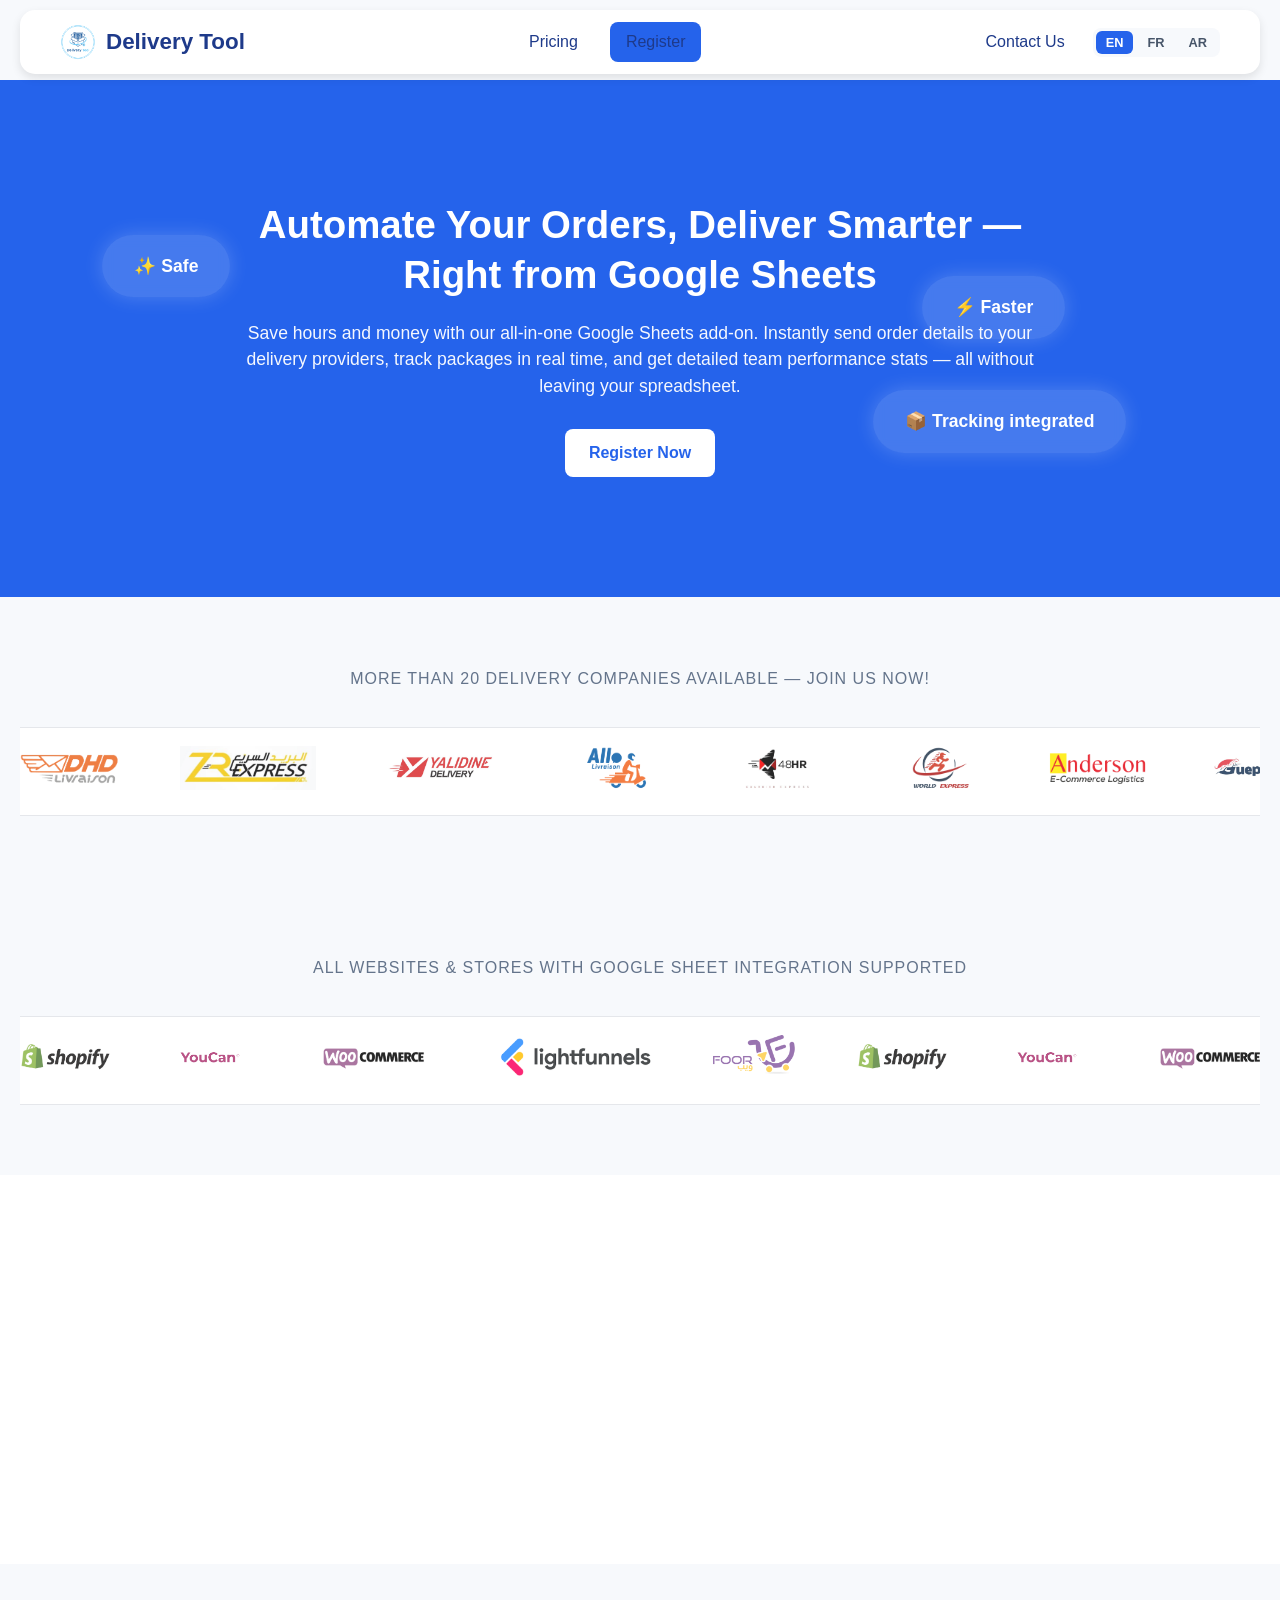
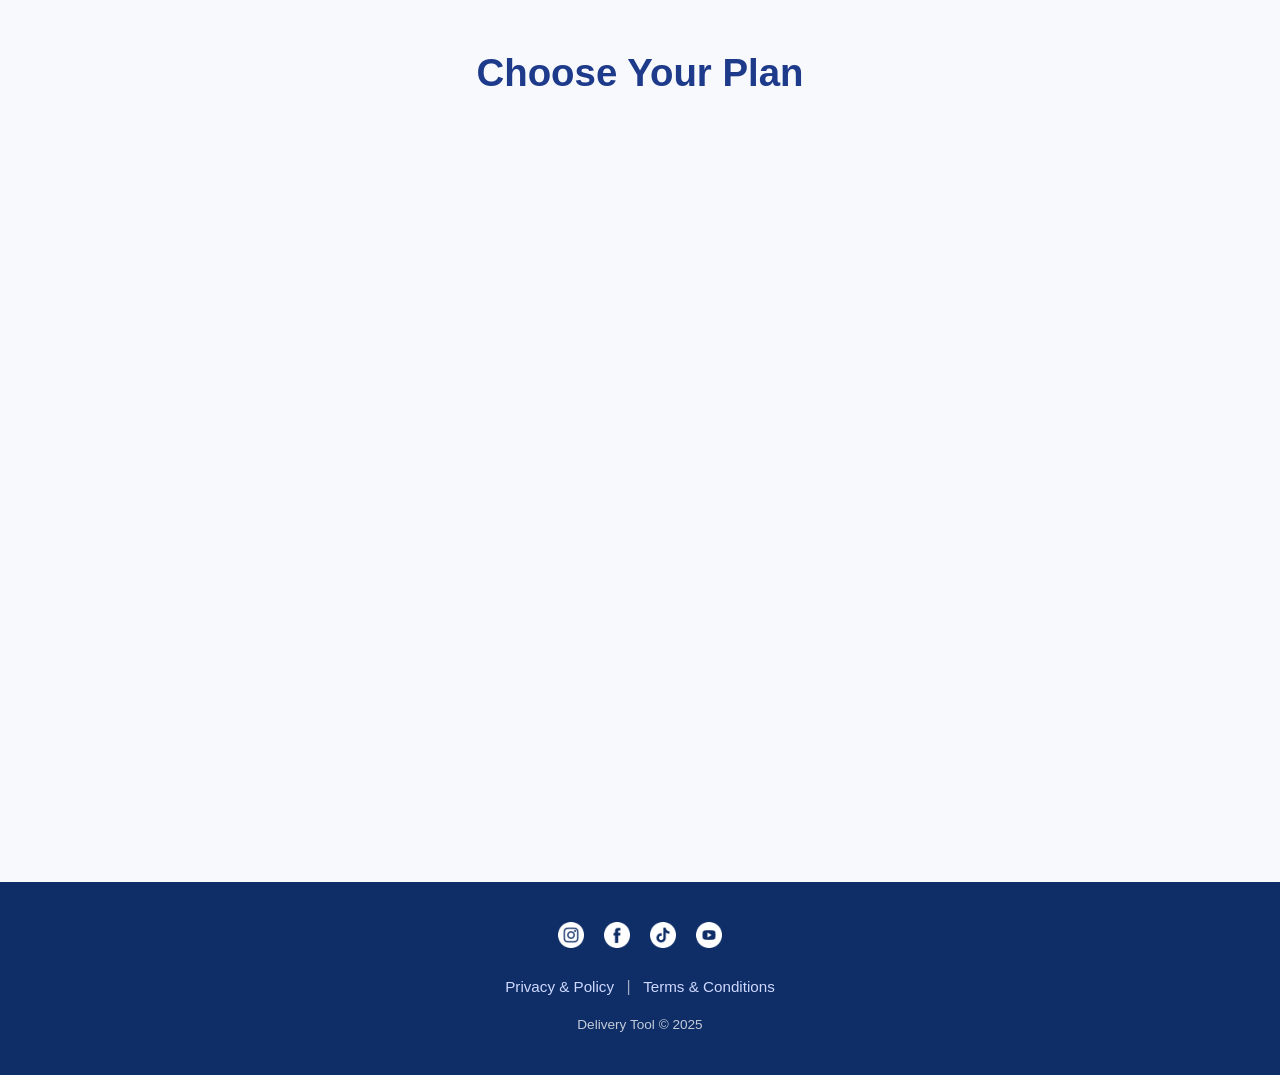
<file: index.html>
<!DOCTYPE html>
<html lang="en" dir="ltr">
<head>
  <meta charset="UTF-8" />
  <meta name="viewport" content="width=device-width, initial-scale=1.0" />
  <title>Delivery Tool</title>
  <link rel="icon" type="image/png" href="logos/favicon.png" />
  <link rel="stylesheet" href="styles.css" />
</head>
<body>

  <!-- ─── NAVBAR ─── -->
  <nav class="navbar">
    <a href="index.html" class="logo">
      <img src="logos/favicon.png" alt="Delivery Tool" class="logo-img" />
      <span data-i18n="nav-brand">Delivery Tool</span>
    </a>

    <div class="nav-center">
      <a href="#pricing" data-i18n="nav-pricing">Pricing</a>
      <a href="https://script.google.com/macros/s/AKfycbzCf_EZnQk-0KpiQG6JcdMsIkIj3VRxODKtabxwlmPZztaWgnXsnTyuCrdKSraKb4Zf/exec"
         class="btn" data-i18n="nav-register">Register</a>
    </div>

    <div class="nav-right">
      <a href="https://wa.me/213798836701?text=Hello!%20I'm%20interested%20in%20Delivery%20Tool."
         target="_blank" class="contact-link" data-i18n="nav-contact">Contact Us</a>

      <div class="lang-toggle">
        <button class="lang-btn active" data-lang="en" onclick="setLang('en')">EN</button>
        <button class="lang-btn" data-lang="fr" onclick="setLang('fr')">FR</button>
        <button class="lang-btn" data-lang="ar" onclick="setLang('ar')">AR</button>
      </div>
    </div>
  </nav>

  <!-- ─── HERO ─── -->
  <section class="hero">
    <div class="bubble bubble--easy" data-i18n="hero-bubble-safe">✨ Safe</div>
    <div class="bubble bubble--tracking" data-i18n="hero-bubble-track">📦 Tracking integrated</div>
    <div class="bubble bubble--faster" data-i18n="hero-bubble-fast">⚡ Faster</div>

    <div class="hero-content">
      <h1 data-i18n="hero-title">Automate Your Orders, Deliver Smarter — Right from Google Sheets</h1>
      <p data-i18n="hero-sub">Save hours and money with our all-in-one Google Sheets add-on. Instantly send order details to your delivery providers, track packages in real time, and get detailed team performance stats — all without leaving your spreadsheet.</p>
      <a href="https://script.google.com/macros/s/AKfycbzCf_EZnQk-0KpiQG6JcdMsIkIj3VRxODKtabxwlmPZztaWgnXsnTyuCrdKSraKb4Zf/exec"
         class="btn btn--white" data-i18n="hero-cta">Register Now</a>
    </div>
  </section>

  <!-- ─── LOGO STRIP — DELIVERY COMPANIES ─── -->
  <section class="logo-section">
    <h2 data-i18n="strip-delivery-title">MORE THAN 20 DELIVERY COMPANIES AVAILABLE — JOIN US NOW!</h2>
    <div class="logo-strip">
      <div class="logo-track">
        <img src="logos/dhd.png" alt="DHD" />
        <img src="logos/zr.png" alt="ZR" />
        <img src="logos/yalidine.png" alt="Yalidine" />
        <img src="logos/allo.png" alt="Allo" />
        <img src="logos/48hr.png" alt="48HR" />
        <img src="logos/worldexpress.png" alt="WorldExpress" />
        <img src="logos/anderson.png" alt="Anderson" />
        <img src="logos/xx.png" alt="Guepex" />
        <img src="logos/samex.png" alt="Samex" />
        <img src="logos/ovred.png" alt="Ovred" />
        <img src="logos/navex.png" alt="Navex" />
        <img src="logos/elogistia.png" alt="Elogistia" />
        <img src="logos/colireli.png" alt="Colireli" />
        <img src="logos/assil.png" alt="Assil" />
        <img src="logos/areex.png" alt="Areex" />
        <img src="logos/ecom.png" alt="Ecom" />
        <img src="logos/noest.png" alt="Noest" />
        <img src="logos/salva.png" alt="Salva" />
        <img src="logos/expedia.png" alt="Expedia" />

        <img src="logos/dhd.png" alt="DHD" />
        <img src="logos/zr.png" alt="ZR" />
        <img src="logos/yalidine.png" alt="Yalidine" />
        <img src="logos/allo.png" alt="Allo" />
        <img src="logos/48hr.png" alt="48HR" />
        <img src="logos/worldexpress.png" alt="WorldExpress" />
        <img src="logos/anderson.png" alt="Anderson" />
        <img src="logos/xx.png" alt="Guepex" />
        <img src="logos/samex.png" alt="Samex" />
        <img src="logos/ovred.png" alt="Ovred" />
        <img src="logos/navex.png" alt="Navex" />
        <img src="logos/elogistia.png" alt="Elogistia" />
        <img src="logos/colireli.png" alt="Colireli" />
        <img src="logos/assil.png" alt="Assil" />
        <img src="logos/areex.png" alt="Areex" />
        <img src="logos/ecom.png" alt="Ecom" />
        <img src="logos/noest.png" alt="Noest" />
        <img src="logos/salva.png" alt="Salva" />
        <img src="logos/expedia.png" alt="Expedia" />
      </div>
    </div>
  </section>

  <!-- ─── LOGO STRIP — E-COMMERCE PLATFORMS ─── -->
  <section class="logo-section">
    <h2 data-i18n="strip-ecom-title">All Websites &amp; Stores with Google Sheet Integration Supported</h2>
    <div class="logo-strip">
      <div class="logo-track">
        <img src="logos/shopify.png" alt="Shopify" />
        <img src="logos/youcan.png" alt="YouCan" />
        <img src="logos/woocommerce.png" alt="WooCommerce" />
        <img src="logos/lightfunnels.png" alt="LightFunnels" />
        <img src="logos/foorweb.png" alt="Foorweb" />

        <img src="logos/shopify.png" alt="Shopify" />
        <img src="logos/youcan.png" alt="YouCan" />
        <img src="logos/woocommerce.png" alt="WooCommerce" />
        <img src="logos/lightfunnels.png" alt="LightFunnels" />
        <img src="logos/foorweb.png" alt="Foorweb" />

        <img src="logos/shopify.png" alt="Shopify" />
        <img src="logos/youcan.png" alt="YouCan" />
        <img src="logos/woocommerce.png" alt="WooCommerce" />
        <img src="logos/lightfunnels.png" alt="LightFunnels" />
        <img src="logos/foorweb.png" alt="Foorweb" />

        <img src="logos/shopify.png" alt="Shopify" />
        <img src="logos/youcan.png" alt="YouCan" />
        <img src="logos/woocommerce.png" alt="WooCommerce" />
        <img src="logos/lightfunnels.png" alt="LightFunnels" />
        <img src="logos/foorweb.png" alt="Foorweb" />
      </div>
    </div>
  </section>

  <!-- ─── FEATURES ─── -->
  <section class="features">
    <div class="feature">
      <div class="feature-icon">📊</div>
      <h3 data-i18n="feat-1-title">One Platform Is All You Need</h3>
      <p data-i18n="feat-1-desc">All In One</p>
    </div>

    <div class="feature">
      <div class="feature-icon">⚙️</div>
      <h3 data-i18n="feat-2-title">Control Everything</h3>
      <p data-i18n="feat-2-desc">Custom-crafted To Fit Your Needs</p>
    </div>

    <div class="feature">
      <div class="feature-icon">⚡</div>
      <h3 data-i18n="feat-3-title">Pure Speed, No Fluff</h3>
      <p data-i18n="feat-3-desc">Focus On Things That Matter</p>
    </div>
  </section>

  <!-- ─── PRICING ─── -->
  <section id="pricing" class="pricing-section">
    <h2 class="pricing-title" data-i18n="pricing-title">Choose Your Plan</h2>

    <div class="pricing-container">
      <!-- Standard -->
      <div class="pricing-card feature">
        <h3 data-i18n="plan-standard">Standard</h3>
        <p class="price">4,500 DA / <span data-i18n="year">Year</span></p>
        <ul>
          <li class="available" data-i18n="plan-s-1">1 Delivery Provider at a time</li>
          <li class="available" data-i18n="plan-s-2">Only first sheet can upload orders</li>
          <li class="available" data-i18n="plan-s-3">Orders statuses updates</li>
          <li class="available" data-i18n="plan-s-4">+ Statistics</li>
          <li class="unavailable" data-i18n="plan-s-5">Custom delivery prices</li>
          <li class="unavailable" data-i18n="plan-s-6">Black List</li>
        </ul>
        <a href="https://script.google.com/macros/s/AKfycbzCf_EZnQk-0KpiQG6JcdMsIkIj3VRxODKtabxwlmPZztaWgnXsnTyuCrdKSraKb4Zf/exec"
           class="btn" data-i18n="plan-cta">Register Now</a>
      </div>

      <!-- Advanced -->
      <div class="pricing-card feature">
        <h3 data-i18n="plan-advanced">Advanced</h3>
        <p class="price">6,500 DA / <span data-i18n="year">Year</span></p>
        <ul>
          <li class="available" data-i18n="plan-a-1">Up to 5 Confirmatrices with their own sheets</li>
          <li class="available" data-i18n="plan-a-2">Automatic coloring for order status</li>
          <li class="available" data-i18n="plan-a-3">Detailed statistics for each confirmatrice</li>
          <li class="available" data-i18n="plan-a-4">Orders statuses updates</li>
          <li class="available" data-i18n="plan-a-5">Custom delivery prices supported</li>
          <li class="available" data-i18n="plan-a-6">+ Black List</li>
        </ul>
        <a href="https://script.google.com/macros/s/AKfycbzCf_EZnQk-0KpiQG6JcdMsIkIj3VRxODKtabxwlmPZztaWgnXsnTyuCrdKSraKb4Zf/exec"
           class="btn" data-i18n="plan-cta">Register Now</a>
      </div>
    </div>
  </section>

  <!-- ─── FOOTER ─── -->
  <footer class="footer">
    <div class="footer-socials">
      <a href="https://www.instagram.com/deliverytool.app/" aria-label="Instagram"><img src="logos/instagram.png" alt="Instagram" /></a>
      <a href="https://www.facebook.com/profile.php?id=61574477087679" target="_blank" aria-label="Facebook"><img src="logos/facebook.png" alt="Facebook" /></a>
      <a href="https://www.tiktok.com/@delivery.tool" target="_blank" aria-label="TikTok"><img src="logos/tiktok.png" alt="TikTok" /></a>
      <a href="https://www.youtube.com/@deliveryTool" target="_blank" aria-label="YouTube"><img src="logos/youtube.png" alt="YouTube" /></a>
    </div>

    <div class="footer-links">
      <a href="privacy.html" class="footer-link" data-i18n="footer-privacy">Privacy &amp; Policy</a>
      <span class="separator">|</span>
      <a href="terms.html" class="footer-link" data-i18n="footer-terms">Terms &amp; Conditions</a>
    </div>

    <p class="footer-copy">Delivery Tool © 2025</p>
  </footer>

  <!-- ─── TRANSLATIONS ─── -->
  <script>
  const i18n = {
    'nav-brand': {
      en: 'Delivery Tool',
      fr: 'Delivery Tool',
      ar: 'Delivery Tool'
    },
    'nav-pricing': {
      en: 'Pricing',
      fr: 'Tarifs',
      ar: 'الأسعار'
    },
    'nav-register': {
      en: 'Register',
      fr: \"S'inscrire\",
      ar: 'تسجيل'
    },
    'nav-contact': {
      en: 'Contact Us',
      fr: 'Contactez-nous',
      ar: 'اتصل بنا'
    },
    'hero-title': {
      en: 'Automate Your Orders, Deliver Smarter — Right from Google Sheets',
      fr: 'Automatisez vos commandes, livrez plus intelligemment — directement depuis Google Sheets',
      ar: 'أتمتة طلباتك، توصيل أذكى — مباشرة من Google Sheets'
    },
    'hero-sub': {
      en: 'Save hours and money with our all-in-one Google Sheets add-on. Instantly send order details to your delivery providers, track packages in real time, and get detailed team performance stats — all without leaving your spreadsheet.',
      fr: \"Économisez du temps et de l'argent avec notre extension Google Sheets tout-en-un. Envoyez instantanément les détails de vos commandes à vos transporteurs, suivez les colis en temps réel et obtenez des statistiques détaillées — le tout sans quitter votre feuille de calcul.\",
      ar: 'وفر ساعات ومالًا مع إضافة Google Sheets الشاملة. أرسل تفاصيل طلباتك لشركات التوصيل فورًا، تابع الشحنات لحظة بلحظة، واحصل على إحصائيات أداء مفصلة — كل هذا دون مغادرة جدول البيانات.'
    },
    'hero-cta': {
      en: 'Register Now',
      fr: \"S'inscrire Maintenant\",
      ar: 'سجل الآن'
    },
    'hero-bubble-safe': {
      en: '✨ Safe',
      fr: '✨ Sécurisé',
      ar: '✨ آمن'
    },
    'hero-bubble-track': {
      en: '📦 Tracking integrated',
      fr: '📦 Suivi intégré',
      ar: '📦 تتبع مدمج'
    },
    'hero-bubble-fast': {
      en: '⚡ Faster',
      fr: '⚡ Plus rapide',
      ar: '⚡ أسرع'
    },
    'strip-delivery-title': {
      en: 'MORE THAN 20 DELIVERY COMPANIES AVAILABLE — JOIN US NOW!',
      fr: 'PLUS DE 20 TRANSPORTEURS DISPONIBLES — REJOIGNEZ-NOUS !',
      ar: 'أكثر من 20 شركة توصيل متاحة — انضم إلينا الآن!'
    },
    'strip-ecom-title': {
      en: 'All Websites & Stores with Google Sheet Integration Supported',
      fr: 'Tous les sites et boutiques compatibles Google Sheets sont supportés',
      ar: 'جميع المواقع والمتاجر المتوافقة مع Google Sheets مدعومة'
    },
    'feat-1-title': {
      en: 'One Platform Is All You Need',
      fr: 'Une seule plateforme suffit',
      ar: 'منصة واحدة تكفيك'
    },
    'feat-1-desc': {
      en: 'All In One',
      fr: 'Tout-en-un',
      ar: 'كل شيء في مكان واحد'
    },
    'feat-2-title': {
      en: 'Control Everything',
      fr: 'Contrôlez tout',
      ar: 'تحكم في كل شيء'
    },
    'feat-2-desc': {
      en: 'Custom-crafted To Fit Your Needs',
      fr: 'Conçu sur mesure pour vos besoins',
      ar: 'مُصمم خصيصًا ليناسب احتياجاتك'
    },
    'feat-3-title': {
      en: 'Pure Speed, No Fluff',
      fr: 'De la vitesse, rien que ça',
      ar: 'سرعة فائقة، بدون تعقيد'
    },
    'feat-3-desc': {
      en: 'Focus On Things That Matter',
      fr: 'Concentrez-vous sur lessentiel',
      ar: 'ركز على ما يهم حقًا'
    },
    'pricing-title': {
      en: 'Choose Your Plan',
      fr: 'Choisissez votre offre',
      ar: 'اختر خطتك'
    },
    'plan-standard': {
      en: 'Standard',
      fr: 'Standard',
      ar: 'قياسي'
    },
    'plan-advanced': {
      en: 'Advanced',
      fr: 'Avancé',
      ar: 'متقدم'
    },
    'year': {
      en: 'Year',
      fr: 'An',
      ar: 'سنة'
    },
    'plan-cta': {
      en: 'Register Now',
      fr: \"S'inscrire\",
      ar: 'سجل الآن'
    },
    'plan-s-1': {
      en: '1 Delivery Provider at a time',
      fr: '1 transporteur à la fois',
      ar: 'شركة توصيل واحدة في كل مرة'
    },
    'plan-s-2': {
      en: 'Only first sheet can upload orders',
      fr: 'Seule la première feuille peut envoyer des commandes',
      ar: 'الورقة الأولى فقط يمكنها رفع الطلبات'
    },
    'plan-s-3': {
      en: 'Orders statuses updates',
      fr: 'Mise à jour des statuts des commandes',
      ar: 'تحديث حالات الطلبات'
    },
    'plan-s-4': {
      en: '+ Statistics',
      fr: '+ Statistiques',
      ar: '+ إحصائيات'
    },
    'plan-s-5': {
      en: 'Custom delivery prices',
      fr: 'Frais de livraison personnalisés',
      ar: 'أسعار توصيل مخصصة'
    },
    'plan-s-6': {
      en: 'Black List',
      fr: 'Liste noire',
      ar: 'قائمة سوداء'
    },
    'plan-a-1': {
      en: 'Up to 5 Confirmatrices with their own sheets',
      fr: \"Jusqu'à 5 confirmatrices avec leurs propres feuilles\",
      ar: 'حتى 5 مؤكّدات مع أوراق خاصة بهن'
    },
    'plan-a-2': {
      en: 'Automatic coloring for order status',
      fr: 'Coloriage automatique des statuts',
      ar: 'تلوين تلقائي لحالة الطلب'
    },
    'plan-a-3': {
      en: 'Detailed statistics for each confirmatrice',
      fr: 'Statistiques détaillées pour chaque confirmatrice',
      ar: 'إحصائيات مفصلة لكل مؤكّدة'
    },
    'plan-a-4': {
      en: 'Orders statuses updates',
      fr: 'Mise à jour des statuts des commandes',
      ar: 'تحديث حالات الطلبات'
    },
    'plan-a-5': {
      en: 'Custom delivery prices supported',
      fr: 'Frais de livraison personnalisés supportés',
      ar: 'أسعار توصيل مخصصة مدعومة'
    },
    'plan-a-6': {
      en: '+ Black List',
      fr: '+ Liste noire',
      ar: '+ قائمة سوداء'
    },
    'footer-privacy': {
      en: 'Privacy & Policy',
      fr: 'Confidentialité',
      ar: 'سياسة الخصوصية'
    },
    'footer-terms': {
      en: 'Terms & Conditions',
      fr: \"Conditions d'utilisation\",
      ar: 'الشروط والأحكام'
    }
  };

  function setLang(lang) {
    document.documentElement.lang = lang;
    document.documentElement.dir = lang === 'ar' ? 'rtl' : 'ltr';

    document.querySelectorAll('[data-i18n]').forEach(el => {
      const key = el.dataset.i18n;
      if (i18n[key] && i18n[key][lang]) {
        el.textContent = i18n[key][lang];
      }
    });

    document.querySelectorAll('.lang-btn').forEach(b => {
      b.classList.toggle('active', b.dataset.lang === lang);
    });

    localStorage.setItem('delivery-tool-lang', lang);
  }

  // restore saved lang
  (() => {
    const saved = localStorage.getItem('delivery-tool-lang') || 'en';
    setLang(saved);
  })();
  </script>

  <!-- ─── SCROLL ANIMATION ─── -->
  <script>
  const observer = new IntersectionObserver(
    entries => {
      entries.forEach(entry => {
        if (entry.isIntersecting) {
          entry.target.classList.add('visible');
        } else {
          entry.target.classList.remove('visible');
        }
      });
    },
    { threshold: 0.2 }
  );

  document.querySelectorAll('.feature').forEach(f => observer.observe(f));
  </script>

</body>
</html>
</file>
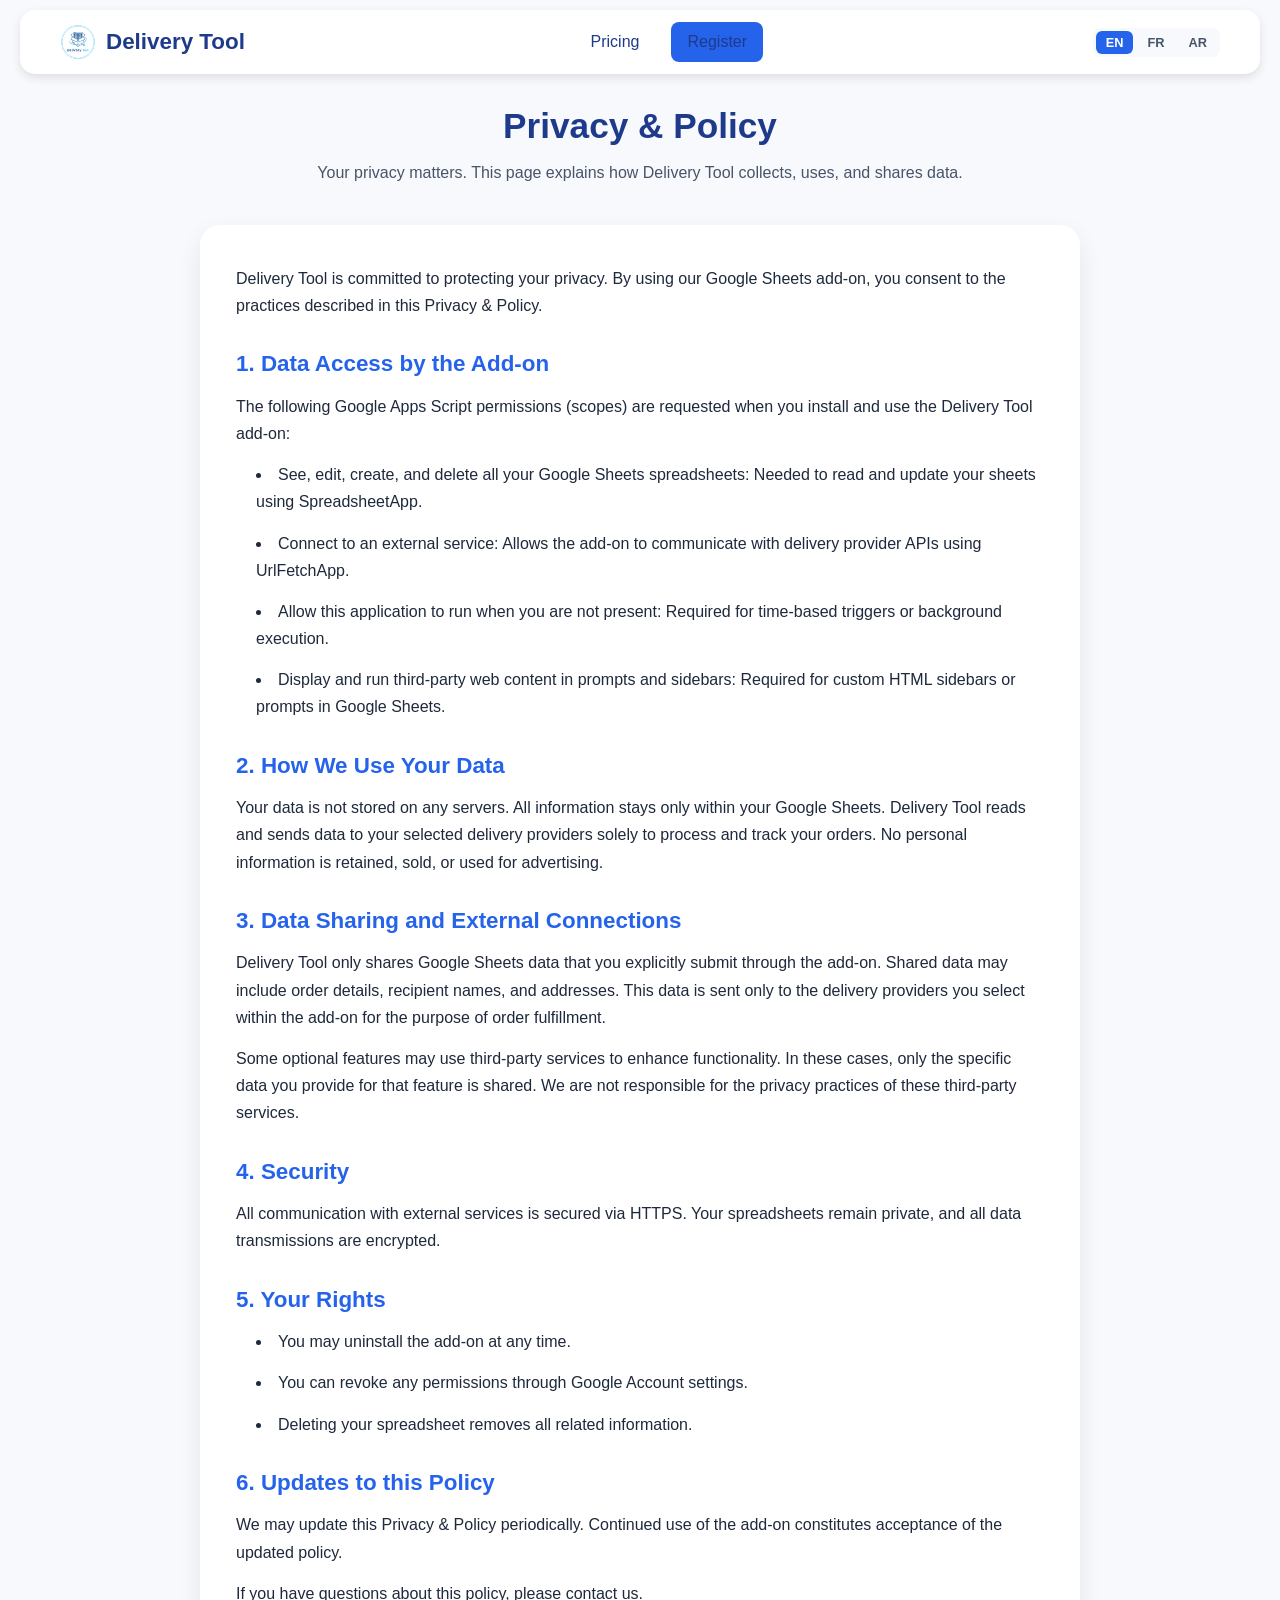
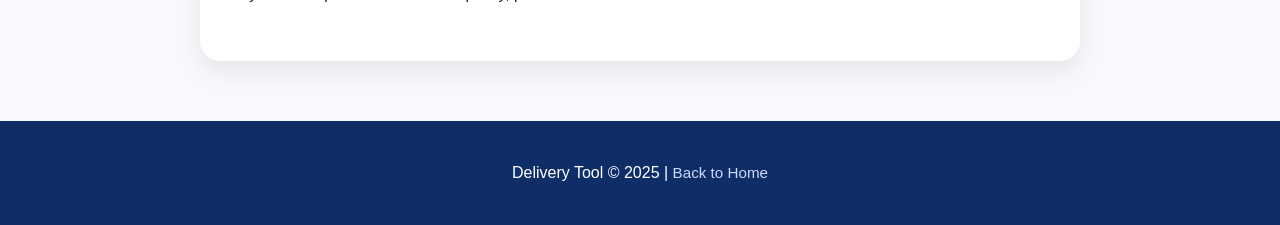
<file: privacy.html>
<!DOCTYPE html>
<html lang="en" dir="ltr">
<head>
  <meta charset="UTF-8" />
  <meta name="viewport" content="width=device-width, initial-scale=1.0" />
  <title>Privacy & Policy | Delivery Tool</title>
  <link rel="icon" type="image/png" href="logos/favicon.png" />
  <link rel="stylesheet" href="styles.css" />
  <style>
    body { padding-top: 100px; }
    .page-content { margin-bottom: 60px; }
  </style>
</head>
<body>

  <nav class="navbar">
    <a href="index.html" class="logo">
      <img src="logos/favicon.png" alt="Delivery Tool" class="logo-img" />
      <span data-i18n="nav-brand">Delivery Tool</span>
    </a>
    <div class="nav-center">
      <a href="index.html#pricing" data-i18n="nav-pricing">Pricing</a>
      <a href="https://script.google.com/macros/s/AKfycbzCf_EZnQk-0KpiQG6JcdMsIkIj3VRxODKtabxwlmPZztaWgnXsnTyuCrdKSraKb4Zf/exec"
         class="btn" data-i18n="nav-register">Register</a>
    </div>
    <div class="nav-right">
      <div class="lang-toggle">
        <button class="lang-btn active" data-lang="en" onclick="setLang('en')">EN</button>
        <button class="lang-btn" data-lang="fr" onclick="setLang('fr')">FR</button>
        <button class="lang-btn" data-lang="ar" onclick="setLang('ar')">AR</button>
      </div>
    </div>
  </nav>

  <div class="page-header">
    <h1 data-i18n="priv-title">Privacy & Policy</h1>
    <p data-i18n="priv-sub">Your privacy matters. This page explains how Delivery Tool collects, uses, and shares data.</p>
  </div>

  <main class="page-content">
    <p data-i18n="priv-intro">Delivery Tool is committed to protecting your privacy. By using our Google Sheets add-on, you consent to the practices described in this Privacy & Policy.</p>

    <h2 data-i18n="priv-h2-1">1. Data Access by the Add-on</h2>
    <p data-i18n="priv-perm-intro">The following Google Apps Script permissions (scopes) are requested when you install and use the Delivery Tool add-on:</p>
    <ul>
      <li data-i18n="priv-perm-1"><strong>See, edit, create, and delete all your Google Sheets spreadsheets:</strong> Needed to read and update your sheets using <code>SpreadsheetApp</code>.</li>
      <li data-i18n="priv-perm-2"><strong>Connect to an external service:</strong> Allows the add-on to communicate with delivery provider APIs using <code>UrlFetchApp</code>.</li>
      <li data-i18n="priv-perm-3"><strong>Allow this application to run when you are not present:</strong> Required for time-based triggers or background execution.</li>
      <li data-i18n="priv-perm-4"><strong>Display and run third-party web content in prompts and sidebars:</strong> Required for custom HTML sidebars or prompts in Google Sheets.</li>
    </ul>

    <h2 data-i18n="priv-h2-2">2. How We Use Your Data</h2>
    <p data-i18n="priv-use">Your data is <strong>not stored on any servers</strong>. All information stays only within your Google Sheets. Delivery Tool reads and sends data to your selected delivery providers <strong>solely to process and track your orders</strong>. No personal information is retained, sold, or used for advertising.</p>

    <h2 data-i18n="priv-h2-3">3. Data Sharing and External Connections</h2>
    <p data-i18n="priv-share-1">Delivery Tool only shares Google Sheets data that you explicitly submit through the add-on. Shared data may include order details, recipient names, and addresses. This data is sent only to the delivery providers you select within the add-on (e.g., ZRexpress, YALIDINE, DHD) for the purpose of order fulfillment. Delivery Tool does not sell or share your data with any other parties.</p>
    <p data-i18n="priv-share-2">Some optional features may use third-party services to enhance functionality. In these cases, only the specific data you provide for that feature is shared. We are not responsible for the privacy practices of these third-party services. Please review their privacy policies before using them.</p>

    <h2 data-i18n="priv-h2-4">4. Security</h2>
    <p data-i18n="priv-security">All communication with external services is secured via HTTPS. Your spreadsheets remain private, and all data transmissions are encrypted.</p>

    <h2 data-i18n="priv-h2-5">5. Your Rights</h2>
    <ul>
      <li data-i18n="priv-right-1">You may uninstall the add-on at any time.</li>
      <li data-i18n="priv-right-2">You can revoke any permissions through Google Account settings.</li>
      <li data-i18n="priv-right-3">Deleting your spreadsheet removes all related information.</li>
    </ul>

    <h2 data-i18n="priv-h2-6">6. Updates to this Policy</h2>
    <p data-i18n="priv-updates">We may update this Privacy & Policy periodically. Continued use of the add-on constitutes acceptance of the updated policy.</p>

    <p data-i18n="priv-contact">If you have questions about this policy, please <a href="https://wa.me/213798836701?text=Hello!%20I'm%20interested%20in%20Privacy%20Policy%20for%20Delivery%20Tool" target="_blank">contact us</a>.</p>
  </main>

  <footer class="footer">
    <p>Delivery Tool © 2025 | <a href="index.html" class="footer-link" data-i18n="back-home">Back to Home</a></p>
  </footer>

  <script>
  const i18n = {
    'nav-brand': { en: 'Delivery Tool', fr: 'Delivery Tool', ar: 'Delivery Tool' },
    'nav-pricing': { en: 'Pricing', fr: 'Tarifs', ar: 'الأسعار' },
    'nav-register': { en: 'Register', fr: "S'inscrire", ar: 'تسجيل' },
    'priv-title': { en: 'Privacy & Policy', fr: 'Confidentialité', ar: 'سياسة الخصوصية' },
    'priv-sub': { en: 'Your privacy matters. This page explains how Delivery Tool collects, uses, and shares data.', fr: 'Votre vie privée compte. Cette page explique comment Delivery Tool collecte, utilise et partage vos données.', ar: 'خصوصيتك تهمنا. توضح هذه الصفحة كيفية جمع Delivery Tool للبيانات واستخدامها ومشاركتها.' },
    'priv-intro': { en: 'Delivery Tool is committed to protecting your privacy. By using our Google Sheets add-on, you consent to the practices described in this Privacy & Policy.', fr: "Delivery Tool s'engage à protéger votre vie privée. En utilisant notre extension Google Sheets, vous consentez aux pratiques décrites dans cette politique de confidentialité.", ar: 'Delivery Tool ملتزمة بحماية خصوصيتك. باستخدام إضافة Google Sheets، فإنك توافق على الممارسات الموضحة في سياسة الخصوصية هذه.' },
    'priv-h2-1': { en: '1. Data Access by the Add-on', fr: "1. Accès aux données par l'extension", ar: '1. الوصول إلى البيانات بواسطة الإضافة' },
    'priv-perm-intro': { en: 'The following Google Apps Script permissions (scopes) are requested when you install and use the Delivery Tool add-on:', fr: "Les autorisations Google Apps Script suivantes sont demandées lors de l'installation et de l'utilisation de l'extension Delivery Tool :", ar: 'يتم طلب أذونات Google Apps Script التالية عند تثبيت واستخدام إضافة Delivery Tool:' },
    'priv-perm-1': { en: 'See, edit, create, and delete all your Google Sheets spreadsheets: Needed to read and update your sheets using SpreadsheetApp.', fr: "Voir, modifier, créer et supprimer toutes vos feuilles Google Sheets : nécessaire pour lire et mettre à jour vos feuilles à l'aide de SpreadsheetApp.", ar: 'رؤية وتحرير وإنشاء وحذف جميع جداول Google Sheets: ضروري لقراءة وتحديث جداول البيانات باستخدام SpreadsheetApp.' },
    'priv-perm-2': { en: 'Connect to an external service: Allows the add-on to communicate with delivery provider APIs using UrlFetchApp.', fr: "Se connecter à un service externe : permet à l'extension de communiquer avec les API des transporteurs via UrlFetchApp.", ar: 'الاتصال بخدمة خارجية: يسمح للإضافة بالتواصل مع واجهات برمجة تطبيقات شركات التوصيل باستخدام UrlFetchApp.' },
    'priv-perm-3': { en: 'Allow this application to run when you are not present: Required for time-based triggers or background execution.', fr: "Permettre à l'application de s'exécuter en votre absence : requis pour les déclencheurs temporisés ou l'exécution en arrière-plan.", ar: 'السماح للتطبيق بالعمل عندما لا تكون موجودًا: مطلوب للمشغلات الزمنية أو التنفيذ في الخلفية.' },
    'priv-perm-4': { en: 'Display and run third-party web content in prompts and sidebars: Required for custom HTML sidebars or prompts in Google Sheets.', fr: "Afficher et exécuter du contenu web tiers dans les invites et les barres latérales : requis pour les barres latérales HTML personnalisées dans Google Sheets.", ar: 'عرض وتشغيل محتوى ويب تابع لجهات خارجية في المطالبات والأشرطة الجانبية: مطلوب للأشرطة الجانبية المخصصة في Google Sheets.' },
    'priv-h2-2': { en: '2. How We Use Your Data', fr: "2. Comment nous utilisons vos données", ar: '2. كيف نستخدم بياناتك' },
    'priv-use': { en: 'Your data is not stored on any servers. All information stays only within your Google Sheets. Delivery Tool reads and sends data to your selected delivery providers solely to process and track your orders. No personal information is retained, sold, or used for advertising.', fr: "Vos données ne sont stockées sur aucun serveur. Toutes les informations restent dans vos Google Sheets. Delivery Tool lit et envoie les données à vos transporteurs uniquement pour traiter et suivre vos commandes. Aucune information personnelle n'est conservée, vendue ou utilisée à des fins publicitaires.", ar: 'بياناتك لا تُخزن على أي خوادم. جميع المعلومات تبقى فقط داخل جداول Google Sheets. Delivery Tool تقرأ وترسل البيانات إلى شركات التوصيل التي تختارها فقط لمعالجة وتتبع طلباتك. لا يتم الاحتفاظ بأي معلومات شخصية أو بيعها أو استخدامها للإعلانات.' },
    'priv-h2-3': { en: '3. Data Sharing and External Connections', fr: "3. Partage des données et connexions externes", ar: '3. مشاركة البيانات والاتصالات الخارجية' },
    'priv-share-1': { en: 'Delivery Tool only shares Google Sheets data that you explicitly submit through the add-on. Shared data may include order details, recipient names, and addresses. This data is sent only to the delivery providers you select within the add-on for the purpose of order fulfillment.', fr: "Delivery Tool ne partage que les données Google Sheets que vous soumettez explicitement via l'extension. Ces données sont envoyées uniquement aux transporteurs que vous sélectionnez dans l'extension pour le traitement des commandes.", ar: 'Delivery Tool تشارك فقط بيانات Google Sheets التي ترسلها أنت صراحةً عبر الإضافة. تُرسل هذه البيانات فقط إلى شركات التوصيل التي تختارها داخل الإضافة بغرض تنفيذ الطلبات.' },
    'priv-share-2': { en: 'Some optional features may use third-party services to enhance functionality. In these cases, only the specific data you provide for that feature is shared. We are not responsible for the privacy practices of these third-party services.', fr: "Certaines fonctionnalités optionnelles peuvent utiliser des services tiers. Dans ce cas, seules les données spécifiques que vous fournissez sont partagées. Nous ne sommes pas responsables des pratiques de confidentialité de ces services tiers.", ar: 'قد تستخدم بعض الميزات الاختيارية خدمات خارجية لتحسين الوظائف. في هذه الحالات، تتم مشاركة البيانات المحددة التي تقدمها فقط. نحن غير مسؤولين عن ممارسات الخصوصية لهذه الخدمات الخارجية.' },
    'priv-h2-4': { en: '4. Security', fr: '4. Sécurité', ar: '4. الأمان' },
    'priv-security': { en: 'All communication with external services is secured via HTTPS. Your spreadsheets remain private, and all data transmissions are encrypted.', fr: 'Toutes les communications avec les services externes sont sécurisées via HTTPS. Vos feuilles de calcul restent privées et toutes les transmissions de données sont cryptées.', ar: 'جميع الاتصالات مع الخدمات الخارجية مؤمنة عبر HTTPS. جداول البيانات الخاصة بك تبقى خاصة، وجميع عمليات نقل البيانات مشفرة.' },
    'priv-h2-5': { en: '5. Your Rights', fr: '5. Vos droits', ar: '5. حقوقك' },
    'priv-right-1': { en: 'You may uninstall the add-on at any time.', fr: "Vous pouvez désinstaller l'extension à tout moment.", ar: 'يمكنك إلغاء تثبيت الإضافة في أي وقت.' },
    'priv-right-2': { en: 'You can revoke any permissions through Google Account settings.', fr: 'Vous pouvez révoquer les autorisations via les paramètres de votre compte Google.', ar: 'يمكنك إلغاء أي أذونات من خلال إعدادات حساب Google.' },
    'priv-right-3': { en: 'Deleting your spreadsheet removes all related information.', fr: 'La suppression de votre feuille de calcul supprime toutes les informations associées.', ar: 'حذف جدول البيانات يزيل جميع المعلومات ذات الصلة.' },
    'priv-h2-6': { en: '6. Updates to this Policy', fr: '6. Mises à jour de cette politique', ar: '6. التحديثات على هذه السياسة' },
    'priv-updates': { en: 'We may update this Privacy & Policy periodically. Continued use of the add-on constitutes acceptance of the updated policy.', fr: 'Nous pouvons mettre à jour cette politique périodiquement. L utilisation continue de l extension constitue une acceptation de la politique mise à jour.', ar: 'قد نقوم بتحديث سياسة الخصوصية هذه بشكل دوري. الاستمرار في استخدام الإضافة يعتبر قبولًا للسياسة المحدثة.' },
    'priv-contact': { en: 'If you have questions about this policy, please contact us.', fr: 'Si vous avez des questions sur cette politique, veuillez nous contacter.', ar: 'إذا كانت لديك أسئلة حول هذه السياسة، يرجى الاتصال بنا.' },
    'back-home': { en: 'Back to Home', fr: "Retour à l'accueil", ar: 'العودة إلى الرئيسية' }
  };

  function setLang(lang) {
    document.documentElement.lang = lang;
    document.documentElement.dir = lang === 'ar' ? 'rtl' : 'ltr';
    document.querySelectorAll('[data-i18n]').forEach(el => {
      const key = el.dataset.i18n;
      if (i18n[key] && i18n[key][lang]) {
        el.innerHTML = i18n[key][lang];
      }
    });
    document.querySelectorAll('.lang-btn').forEach(b => b.classList.toggle('active', b.dataset.lang === lang));
  }

  (() => {
    const saved = localStorage.getItem('delivery-tool-lang') || 'en';
    setLang(saved);
  })();
  </script>
</body>
</html>
</file>
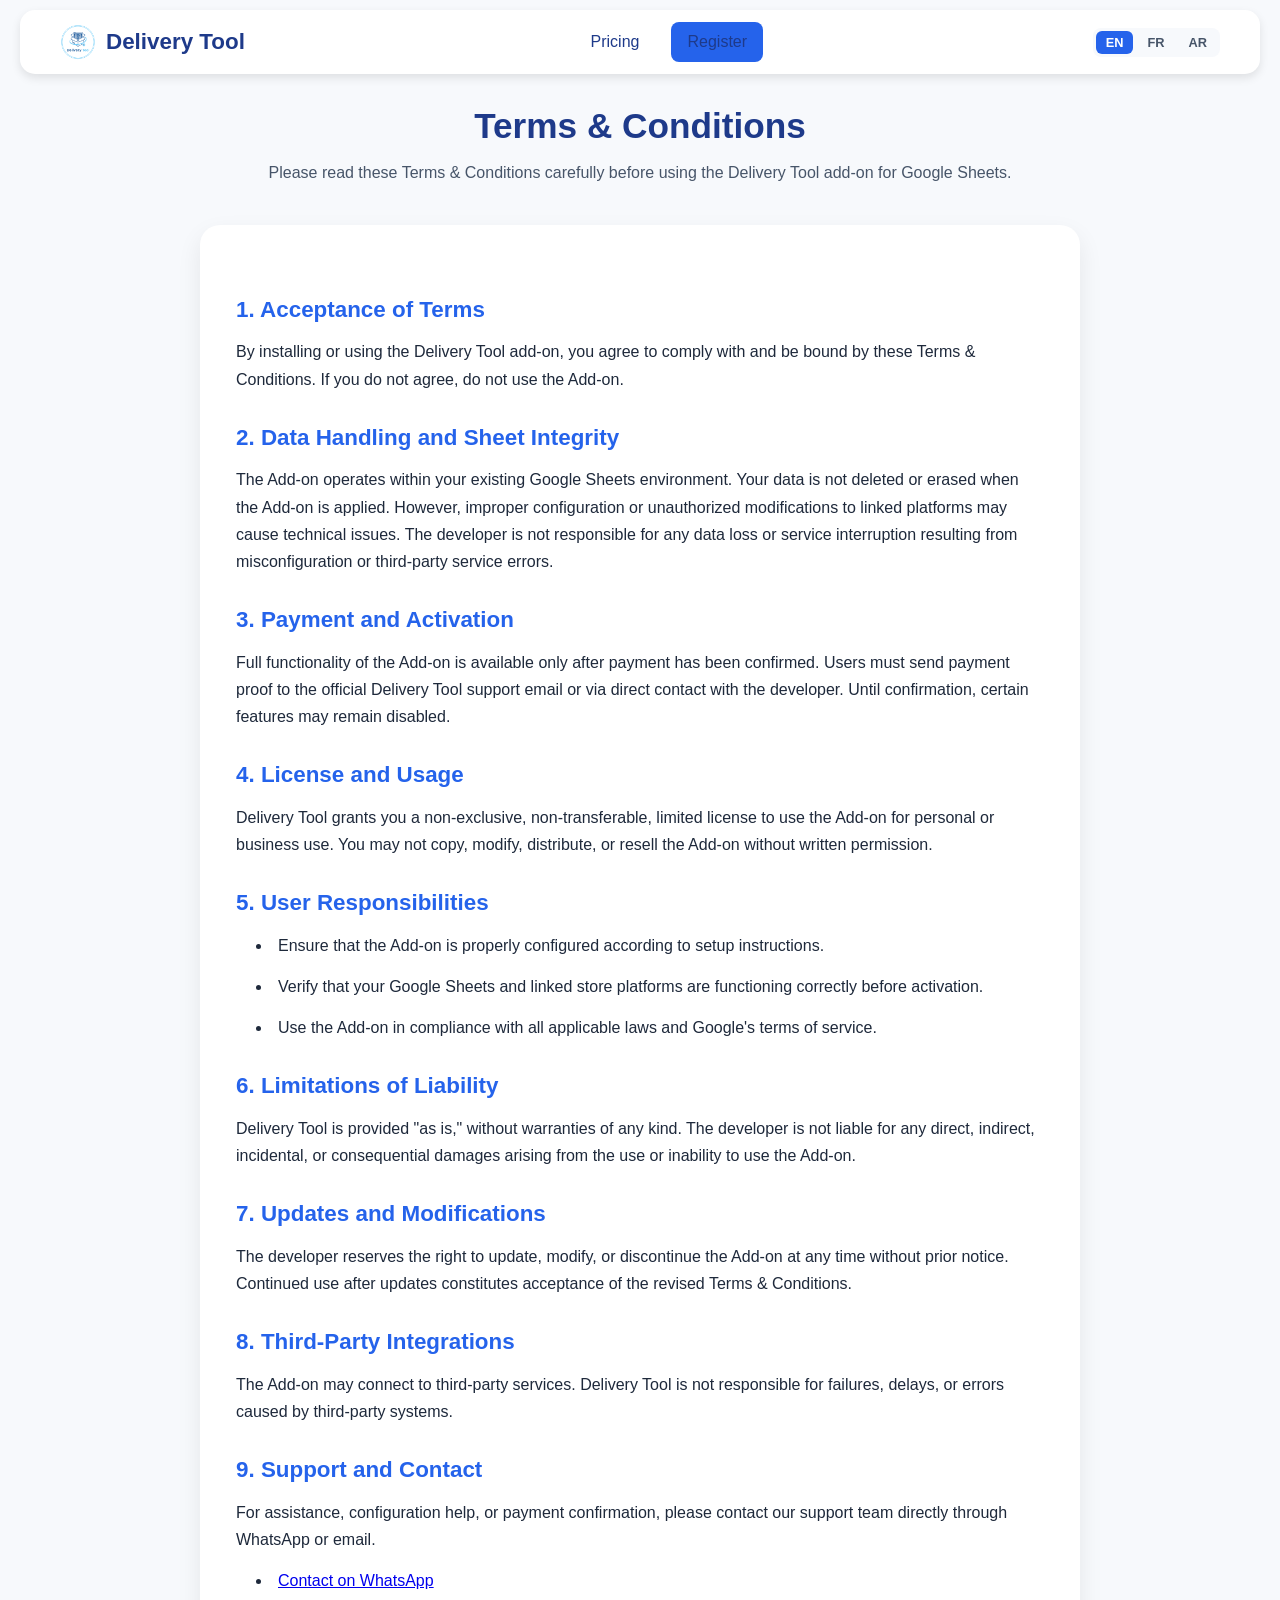
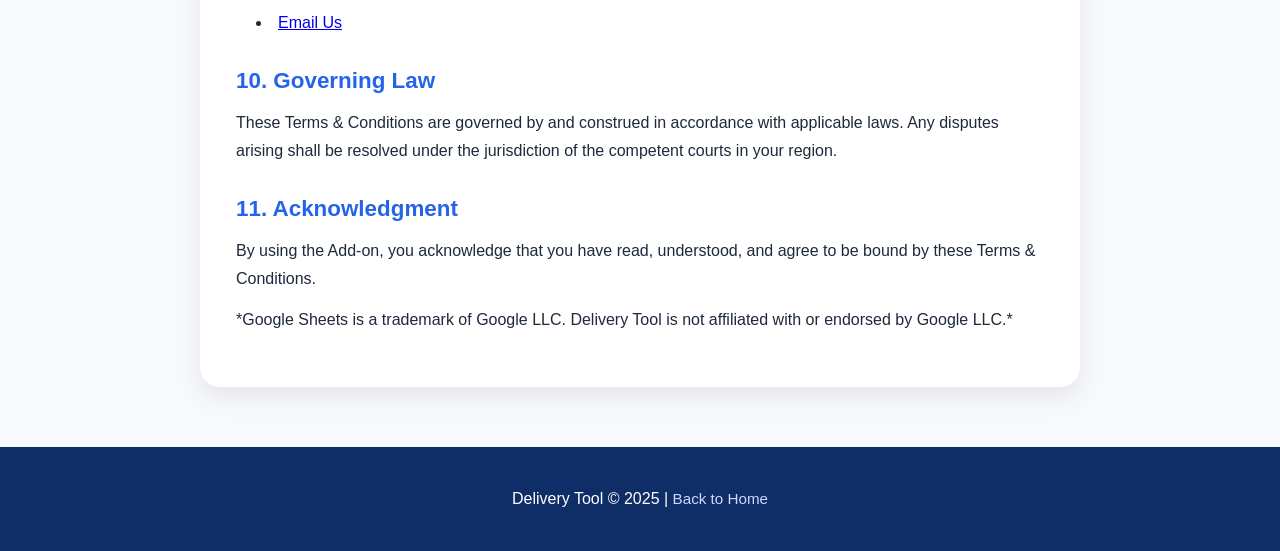
<file: terms.html>
<!DOCTYPE html>
<html lang="en" dir="ltr">
<head>
  <meta charset="UTF-8" />
  <meta name="viewport" content="width=device-width, initial-scale=1.0" />
  <title>Terms & Conditions | Delivery Tool</title>
  <link rel="icon" type="image/png" href="logos/favicon.png" />
  <link rel="stylesheet" href="styles.css" />
  <style>
    body { padding-top: 100px; }
    .page-content { margin-bottom: 60px; }
  </style>
</head>
<body>

  <nav class="navbar">
    <a href="index.html" class="logo">
      <img src="logos/favicon.png" alt="Delivery Tool" class="logo-img" />
      <span data-i18n="nav-brand">Delivery Tool</span>
    </a>
    <div class="nav-center">
      <a href="index.html#pricing" data-i18n="nav-pricing">Pricing</a>
      <a href="https://script.google.com/macros/s/AKfycbzCf_EZnQk-0KpiQG6JcdMsIkIj3VRxODKtabxwlmPZztaWgnXsnTyuCrdKSraKb4Zf/exec"
         class="btn" data-i18n="nav-register">Register</a>
    </div>
    <div class="nav-right">
      <div class="lang-toggle">
        <button class="lang-btn active" data-lang="en" onclick="setLang('en')">EN</button>
        <button class="lang-btn" data-lang="fr" onclick="setLang('fr')">FR</button>
        <button class="lang-btn" data-lang="ar" onclick="setLang('ar')">AR</button>
      </div>
    </div>
  </nav>

  <div class="page-header">
    <h1 data-i18n="terms-title">Terms & Conditions</h1>
    <p data-i18n="terms-sub">Please read these Terms & Conditions carefully before using the Delivery Tool add-on for Google Sheets.</p>
  </div>

  <main class="page-content">
    <h2 data-i18n="terms-h2-1">1. Acceptance of Terms</h2>
    <p data-i18n="terms-accept">By installing or using the Delivery Tool add-on, you agree to comply with and be bound by these Terms & Conditions. If you do not agree, do not use the Add-on.</p>

    <h2 data-i18n="terms-h2-2">2. Data Handling and Sheet Integrity</h2>
    <p data-i18n="terms-data">The Add-on operates within your existing Google Sheets environment. Your data is <strong>not deleted or erased</strong> when the Add-on is applied. However, improper configuration or unauthorized modifications to linked platforms may cause technical issues, including failure to receive new orders or sync data correctly. The developer is not responsible for any data loss or service interruption resulting from misconfiguration or third-party service errors.</p>

    <h2 data-i18n="terms-h2-3">3. Payment and Activation</h2>
    <p data-i18n="terms-payment">Full functionality of the Add-on is available only after payment has been confirmed. Users must send payment proof (receipt) either to the official Delivery Tool support email or via direct contact with the developer. Until confirmation, certain features or automation functions may remain disabled.</p>

    <h2 data-i18n="terms-h2-4">4. License and Usage</h2>
    <p data-i18n="terms-license">Delivery Tool grants you a non-exclusive, non-transferable, limited license to use the Add-on for personal or business use. You may not copy, modify, distribute, or resell the Add-on without written permission.</p>

    <h2 data-i18n="terms-h2-5">5. User Responsibilities</h2>
    <ul>
      <li data-i18n="terms-resp-1">Ensure that the Add-on is properly configured according to setup instructions.</li>
      <li data-i18n="terms-resp-2">Verify that your Google Sheets and linked store platforms are functioning correctly before activation.</li>
      <li data-i18n="terms-resp-3">Use the Add-on in compliance with all applicable laws and Google's terms of service.</li>
    </ul>

    <h2 data-i18n="terms-h2-6">6. Limitations of Liability</h2>
    <p data-i18n="terms-liability">Delivery Tool is provided "as is," without warranties of any kind. The developer is not liable for any direct, indirect, incidental, or consequential damages arising from the use or inability to use the Add-on, including loss of data, revenue, or business operations.</p>

    <h2 data-i18n="terms-h2-7">7. Updates and Modifications</h2>
    <p data-i18n="terms-updates">The developer reserves the right to update, modify, or discontinue the Add-on at any time without prior notice. Continued use after updates constitutes acceptance of the revised Terms & Conditions.</p>

    <h2 data-i18n="terms-h2-8">8. Third-Party Integrations</h2>
    <p data-i18n="terms-third">The Add-on may connect to third-party services (such as delivery providers or e-commerce platforms). Delivery Tool is not responsible for failures, delays, or errors caused by third-party systems.</p>

    <h2 data-i18n="terms-h2-9">9. Support and Contact</h2>
    <p data-i18n="terms-support">For assistance, configuration help, or payment confirmation, please contact our support team directly through WhatsApp or email.</p>
    <ul>
      <li><a href="https://wa.me/213798836701?text=Hello!%20I'm%20interested%20in%20Delivery%20Tool." target="_blank" data-i18n="terms-contact-wa">Contact on WhatsApp</a></li>
      <li><a href="mailto:delivery.toolapp@gmail.com">Email Us</a></li>
    </ul>

    <h2 data-i18n="terms-h2-10">10. Governing Law</h2>
    <p data-i18n="terms-gov">These Terms & Conditions are governed by and construed in accordance with applicable laws. Any disputes arising shall be resolved under the jurisdiction of the competent courts in your region.</p>

    <h2 data-i18n="terms-h2-11">11. Acknowledgment</h2>
    <p data-i18n="terms-ack">By using the Add-on, you acknowledge that you have read, understood, and agree to be bound by these Terms & Conditions.</p>

    <p data-i18n="terms-note">*Google Sheets is a trademark of Google LLC. Delivery Tool is not affiliated with or endorsed by Google LLC.*</p>
  </main>

  <footer class="footer">
    <p>Delivery Tool © 2025 | <a href="index.html" class="footer-link" data-i18n="back-home">Back to Home</a></p>
  </footer>

  <script>
  const i18n = {
    'nav-brand': { en: 'Delivery Tool', fr: 'Delivery Tool', ar: 'Delivery Tool' },
    'nav-pricing': { en: 'Pricing', fr: 'Tarifs', ar: 'الأسعار' },
    'nav-register': { en: 'Register', fr: "S'inscrire", ar: 'تسجيل' },
    'terms-title': { en: 'Terms & Conditions', fr: "Conditions d'utilisation", ar: 'الشروط والأحكام' },
    'terms-sub': { en: 'Please read these Terms & Conditions carefully before using the Delivery Tool add-on for Google Sheets.', fr: "Veuillez lire attentivement ces conditions d'utilisation avant d'utiliser l'extension Delivery Tool pour Google Sheets.", ar: 'يرجى قراءة هذه الشروط والأحكام بعناية قبل استخدام إضافة Delivery Tool لجداول Google Sheets.' },
    'terms-h2-1': { en: '1. Acceptance of Terms', fr: "1. Acceptation des conditions", ar: '1. قبول الشروط' },
    'terms-accept': { en: 'By installing or using the Delivery Tool add-on, you agree to comply with and be bound by these Terms & Conditions. If you do not agree, do not use the Add-on.', fr: "En installant ou en utilisant l'extension Delivery Tool, vous acceptez de vous conformer aux présentes conditions. Si vous n'êtes pas d'accord, n'utilisez pas l'extension.", ar: 'بتثبيت أو استخدام إضافة Delivery Tool، فإنك توافق على الامتثال لهذه الشروط والأحكام والالتزام بها. إذا كنت لا توافق، فلا تستخدم الإضافة.' },
    'terms-h2-2': { en: '2. Data Handling and Sheet Integrity', fr: "2. Gestion des données et intégrité des feuilles", ar: '2. معالجة البيانات وسلامة الجدول' },
    'terms-data': { en: 'The Add-on operates within your existing Google Sheets environment. Your data is not deleted or erased when the Add-on is applied. However, improper configuration or unauthorized modifications to linked platforms may cause technical issues. The developer is not responsible for any data loss or service interruption resulting from misconfiguration or third-party service errors.', fr: "L'extension fonctionne dans votre environnement Google Sheets existant. Vos données ne sont pas supprimées lors de l'application de l'extension. Cependant, une configuration incorrecte peut entraîner des problèmes techniques. Le développeur n'est pas responsable des pertes de données ou des interruptions de service.", ar: 'الإضافة تعمل ضمن بيئة Google Sheets الحالية. بياناتك لا تُحذف عند تطبيق الإضافة. ومع ذلك، قد يسبب التكوين غير الصحيح مشاكل تقنية. المطور غير مسؤول عن أي فقدان للبيانات أو انقطاع في الخدمة.' },
    'terms-h2-3': { en: '3. Payment and Activation', fr: '3. Paiement et activation', ar: '3. الدفع والتفعيل' },
    'terms-payment': { en: 'Full functionality of the Add-on is available only after payment has been confirmed. Users must send payment proof to the official Delivery Tool support email or via direct contact with the developer. Until confirmation, certain features may remain disabled.', fr: "La fonctionnalité complète de l'extension n'est disponible qu'après confirmation du paiement. Les utilisateurs doivent envoyer la preuve de paiement par email ou via un contact direct avec le développeur.", ar: 'الوظائف الكاملة للإضافة متاحة فقط بعد تأكيد الدفع. يجب على المستخدمين إرسال إثبات الدفع إلى البريد الإلكتروني الرسمي للدعم أو عبر الاتصال المباشر بالمطور.' },
    'terms-h2-4': { en: '4. License and Usage', fr: "4. Licence et utilisation", ar: '4. الترخيص والاستخدام' },
    'terms-license': { en: 'Delivery Tool grants you a non-exclusive, non-transferable, limited license to use the Add-on for personal or business use. You may not copy, modify, distribute, or resell the Add-on without written permission.', fr: "Delivery Tool vous accorde une licence limitée, non exclusive et non transférable pour utiliser l'extension à des fins personnelles ou professionnelles. Vous ne pouvez pas copier, modifier, distribuer ou revendre l'extension sans autorisation écrite.", ar: 'Delviery Tool تمنحك ترخيصًا محدودًا وغير حصري وغير قابل للتحويل لاستخدام الإضافة للاستخدام الشخصي أو التجاري. لا يجوز لك نسخ أو تعديل أو توزيع أو إعادة بيع الإضافة دون إذن كتابي.' },
    'terms-h2-5': { en: '5. User Responsibilities', fr: '5. Responsabilités de l utilisateur', ar: '5. مسؤوليات المستخدم' },
    'terms-resp-1': { en: 'Ensure that the Add-on is properly configured according to setup instructions.', fr: "Assurez-vous que l'extension est correctement configurée selon les instructions.", ar: 'تأكد من تكوين الإضافة بشكل صحيح وفقًا لتعليمات الإعداد.' },
    'terms-resp-2': { en: "Verify that your Google Sheets and linked store platforms are functioning correctly before activation.", fr: "Vérifiez que vos Google Sheets et plateformes de boutique liées fonctionnent correctement avant l'activation.", ar: 'تحقق من أن جداول Google Sheets ومنصات المتجر المرتبطة تعمل بشكل صحيح قبل التفعيل.' },
    'terms-resp-3': { en: "Use the Add-on in compliance with all applicable laws and Google's terms of service.", fr: "Utilisez l'extension conformément aux lois applicables et aux conditions d'utilisation de Google.", ar: 'استخدم الإضافة وفقًا لجميع القوانين السارية وشروط خدمة Google.' },
    'terms-h2-6': { en: '6. Limitations of Liability', fr: '6. Limites de responsabilité', ar: '6. حدود المسؤولية' },
    'terms-liability': { en: 'Delivery Tool is provided "as is," without warranties of any kind. The developer is not liable for any direct, indirect, incidental, or consequential damages arising from the use or inability to use the Add-on.', fr: "Delivery Tool est fournie 'telle quelle', sans garantie d'aucune sorte. Le développeur n'est pas responsable des dommages directs, indirects, accessoires ou consécutifs découlant de l'utilisation de l'extension.", ar: 'Delivery Tool تُقدم "كما هي" دون أي ضمانات. المطور غير مسؤول عن أي أضرار مباشرة أو غير مباشرة أو عرضية أو تبعية تنشأ عن استخدام الإضافة.' },
    'terms-h2-7': { en: '7. Updates and Modifications', fr: '7. Mises à jour et modifications', ar: '7. التحديثات والتعديلات' },
    'terms-updates': { en: 'The developer reserves the right to update, modify, or discontinue the Add-on at any time without prior notice. Continued use after updates constitutes acceptance of the revised Terms & Conditions.', fr: "Le développeur se réserve le droit de mettre à jour, modifier ou interrompre l'extension à tout moment. L'utilisation continue après les mises à jour constitue une acceptation des conditions révisées.", ar: 'يحتفظ المطور بالحق في تحديث أو تعديل أو إيقاف الإضافة في أي وقت دون إشعار مسبق. الاستمرار في الاستخدام بعد التحديثات يعتبر قبولًا للشروط المنقحة.' },
    'terms-h2-8': { en: '8. Third-Party Integrations', fr: '8. Intégrations tierces', ar: '8. تكاملات الطرف الثالث' },
    'terms-third': { en: 'The Add-on may connect to third-party services. Delivery Tool is not responsible for failures, delays, or errors caused by third-party systems.', fr: "L'extension peut se connecter à des services tiers. Delivery Tool n'est pas responsable des pannes, retards ou erreurs causés par des systèmes tiers.", ar: 'قد تتصل الإضافة بخدمات خارجية. Delivery Tool غير مسؤولة عن الأعطال أو التأخير أو الأخطاء الناتجة عن أنظمة الطرف الثالث.' },
    'terms-h2-9': { en: '9. Support and Contact', fr: '9. Support et contact', ar: '9. الدعم والاتصال' },
    'terms-support': { en: 'For assistance, configuration help, or payment confirmation, please contact our support team directly through WhatsApp or email.', fr: "Pour obtenir de l'aide, une aide à la configuration ou une confirmation de paiement, veuillez contacter notre équipe d'assistance directement via WhatsApp ou par email.", ar: 'للمساعدة أو المساعدة في التكوين أو تأكيد الدفع، يرجى الاتصال بفريق الدعم لدينا مباشرة عبر WhatsApp أو البريد الإلكتروني.' },
    'terms-contact-wa': { en: 'Contact on WhatsApp', fr: 'Contactez sur WhatsApp', ar: 'اتصل عبر WhatsApp' },
    'terms-h2-10': { en: '10. Governing Law', fr: '10. Droit applicable', ar: '10. القانون الحاكم' },
    'terms-gov': { en: 'These Terms & Conditions are governed by and construed in accordance with applicable laws. Any disputes arising shall be resolved under the jurisdiction of the competent courts in your region.', fr: 'Les présentes conditions sont régies par les lois applicables. Tout litige sera résolu sous la juridiction des tribunaux compétents de votre région.', ar: 'تخضع هذه الشروط والأحكام للقوانين السارية ويتم تفسيرها وفقًا لها. يتم حل أي نزاعات تحت اختصاص المحاكم المختصة في منطقتك.' },
    'terms-h2-11': { en: '11. Acknowledgment', fr: '11. Reconnaissance', ar: '11. الإقرار' },
    'terms-ack': { en: 'By using the Add-on, you acknowledge that you have read, understood, and agree to be bound by these Terms & Conditions.', fr: "En utilisant l'extension, vous reconnaissez avoir lu, compris et accepté d'être lié par ces conditions.", ar: 'باستخدام الإضافة، فإنك تقر بأنك قد قرأت وفهمت وتوافق على الالتزام بهذه الشروط والأحكام.' },
    'terms-note': { en: '*Google Sheets is a trademark of Google LLC. Delivery Tool is not affiliated with or endorsed by Google LLC.*', fr: '*Google Sheets est une marque de Google LLC. Delivery Tool n est pas affilié à Google LLC ni approuvé par Google LLC.*', ar: '*Google Sheets هي علامة تجارية لشركة Google LLC. Delivery Tool ليست تابعة أو معتمدة من قبل Google LLC.*' },
    'back-home': { en: 'Back to Home', fr: "Retour à l'accueil", ar: 'العودة إلى الرئيسية' }
  };

  function setLang(lang) {
    document.documentElement.lang = lang;
    document.documentElement.dir = lang === 'ar' ? 'rtl' : 'ltr';
    document.querySelectorAll('[data-i18n]').forEach(el => {
      const key = el.dataset.i18n;
      if (i18n[key] && i18n[key][lang]) {
        el.innerHTML = i18n[key][lang];
      }
    });
    document.querySelectorAll('.lang-btn').forEach(b => b.classList.toggle('active', b.dataset.lang === lang));
  }

  (() => {
    const saved = localStorage.getItem('delivery-tool-lang') || 'en';
    setLang(saved);
  })();
  </script>
</body>
</html>
</file>
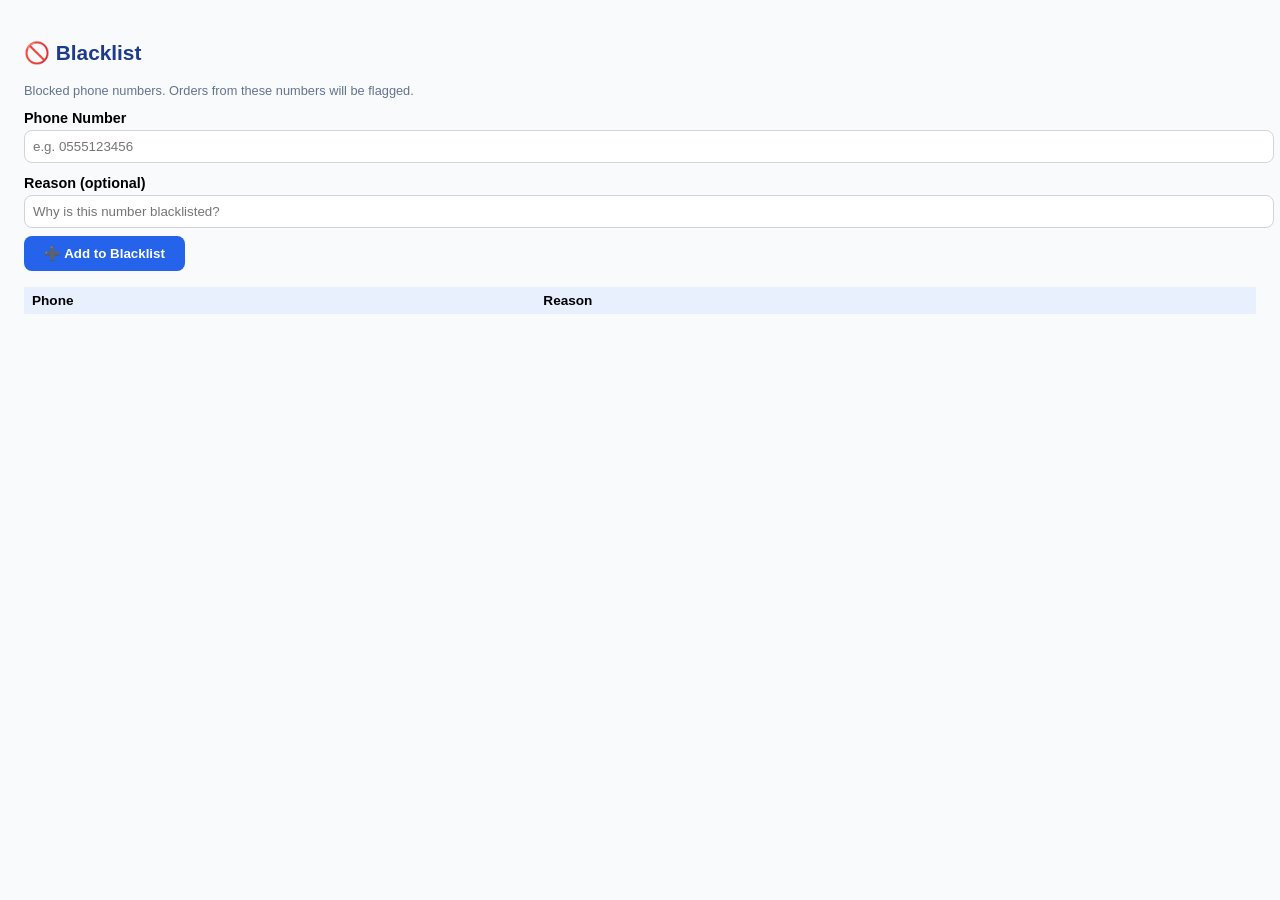
<file: apps-script/BlacklistSidebar.html>
<!DOCTYPE html>
<html>
<head>
  <base target="_top">
  <style>
    body { font-family: Arial, sans-serif; padding: 16px; background: #f8fafc; }
    h2 { color: #1e3a8a; font-size: 1.3rem; }
    label { display: block; margin: 12px 0 4px; font-weight: 600; font-size: .9rem; }
    input { width: 100%; padding: 8px; border: 1px solid #d1d5db; border-radius: 8px; }
    button { background: #2563eb; color: white; border: none; padding: 10px 20px; border-radius: 8px; cursor: pointer; font-weight: 600; margin-top: 8px; }
    button:hover { background: #1e40af; }
    .remove-btn { background: #ef4444; margin-left: 8px; }
    .remove-btn:hover { background: #dc2626; }
    table { width: 100%; border-collapse: collapse; font-size: .85rem; margin-top: 16px; }
    th { background: #e8f0fe; text-align: left; padding: 6px 8px; }
    td { padding: 6px 8px; border-bottom: 1px solid #e5e7eb; }
    .note { font-size: .8rem; color: #64748b; }
  </style>
</head>
<body>
  <h2>🚫 Blacklist</h2>
  <p class="note">Blocked phone numbers. Orders from these numbers will be flagged.</p>

  <label>Phone Number</label>
  <input id="phoneInput" placeholder="e.g. 0555123456" />

  <label>Reason (optional)</label>
  <input id="reasonInput" placeholder="Why is this number blacklisted?" />

  <button onclick="add()">➕ Add to Blacklist</button>

  <table id="bl-table">
    <tr><th>Phone</th><th>Reason</th><th></th></tr>
  </table>

  <script>
    function load() {
      google.script.run.withSuccessHandler(function(json) {
        var list = JSON.parse(json);
        var t = document.getElementById('bl-table');
        t.innerHTML = '<tr><th>Phone</th><th>Reason</th><th></th></tr>';
        list.forEach(function(item, i) {
          t.innerHTML += '<tr><td>' + item.phone + '</td><td>' + (item.reason || '-') + '</td><td><button class="remove-btn" onclick="removeItem(' + i + ')">✕</button></td></tr>';
        });
      }).getBlacklist();
    }

    function add() {
      var phone = document.getElementById('phoneInput').value.trim();
      var reason = document.getElementById('reasonInput').value.trim();
      if (!phone) return;
      google.script.run.withSuccessHandler(function() { load(); }).addToBlacklist(phone, reason);
    }

    function removeItem(index) {
      google.script.run.withSuccessHandler(function() { load(); }).removeFromBlacklist(index);
    }

    load();
  </script>
</body>
</html>
</file>
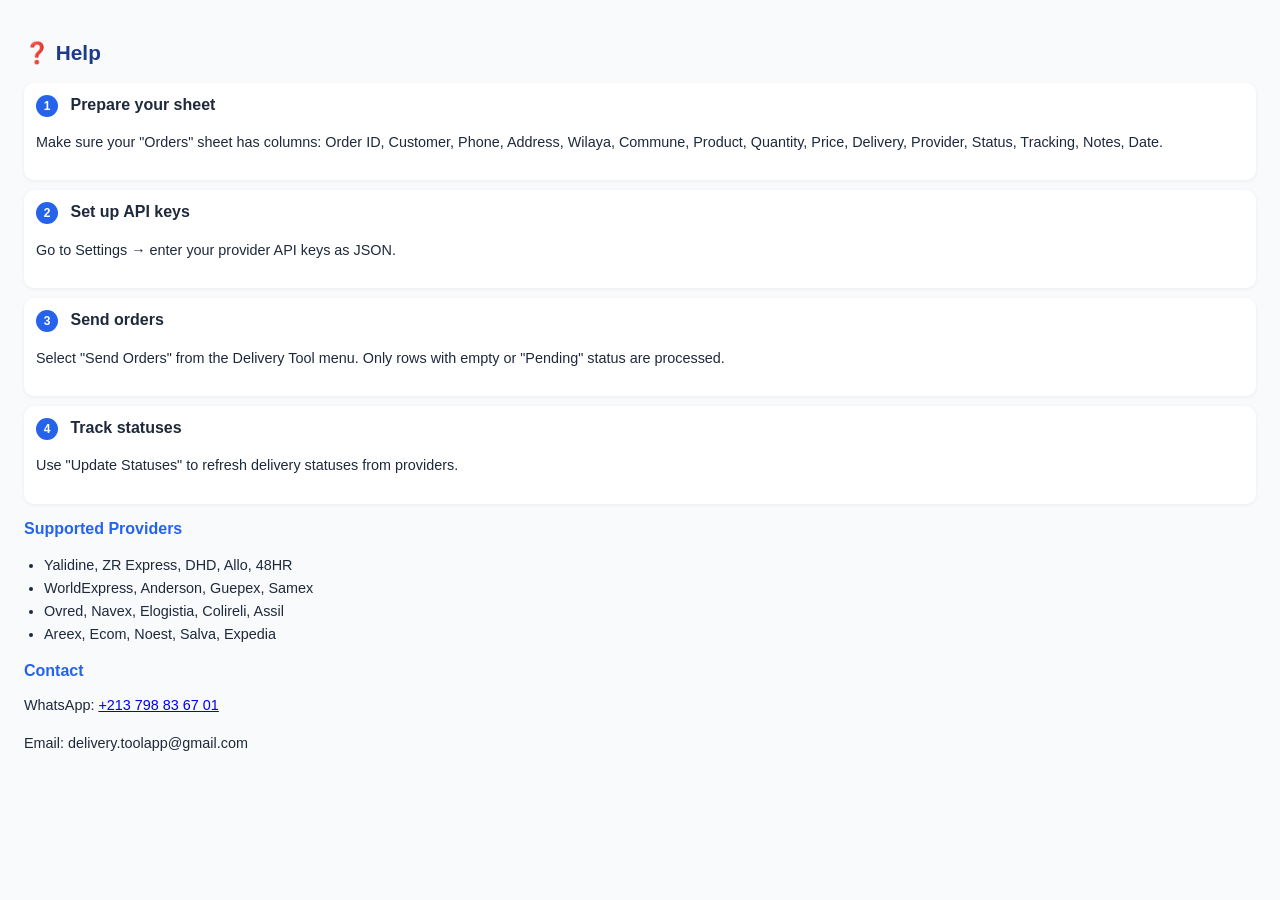
<file: apps-script/HelpSidebar.html>
<!DOCTYPE html>
<html>
<head>
  <base target="_top">
  <style>
    body { font-family: Arial, sans-serif; padding: 16px; background: #f8fafc; color: #1e293b; }
    h2 { color: #1e3a8a; font-size: 1.3rem; }
    h3 { color: #2563eb; font-size: 1rem; margin: 16px 0 8px; }
    p, li { font-size: .9rem; line-height: 1.6; }
    ul { padding-left: 20px; }
    .step { background: white; border-radius: 10px; padding: 12px; margin-bottom: 10px; box-shadow: 0 1px 4px rgba(0,0,0,.06); }
    .step-num { background: #2563eb; color: white; border-radius: 50%; width: 22px; height: 22px; display: inline-flex; align-items: center; justify-content: center; font-size: .75rem; font-weight: 700; margin-right: 8px; }
  </style>
</head>
<body>
  <h2>❓ Help</h2>

  <div class="step">
    <div><span class="step-num">1</span> <strong>Prepare your sheet</strong></div>
    <p>Make sure your "Orders" sheet has columns: Order ID, Customer, Phone, Address, Wilaya, Commune, Product, Quantity, Price, Delivery, Provider, Status, Tracking, Notes, Date.</p>
  </div>

  <div class="step">
    <div><span class="step-num">2</span> <strong>Set up API keys</strong></div>
    <p>Go to Settings → enter your provider API keys as JSON.</p>
  </div>

  <div class="step">
    <div><span class="step-num">3</span> <strong>Send orders</strong></div>
    <p>Select "Send Orders" from the Delivery Tool menu. Only rows with empty or "Pending" status are processed.</p>
  </div>

  <div class="step">
    <div><span class="step-num">4</span> <strong>Track statuses</strong></div>
    <p>Use "Update Statuses" to refresh delivery statuses from providers.</p>
  </div>

  <h3>Supported Providers</h3>
  <ul>
    <li>Yalidine, ZR Express, DHD, Allo, 48HR</li>
    <li>WorldExpress, Anderson, Guepex, Samex</li>
    <li>Ovred, Navex, Elogistia, Colireli, Assil</li>
    <li>Areex, Ecom, Noest, Salva, Expedia</li>
  </ul>

  <h3>Contact</h3>
  <p>WhatsApp: <a href="https://wa.me/213798836701" target="_blank">+213 798 83 67 01</a></p>
  <p>Email: delivery.toolapp@gmail.com</p>
</body>
</html>
</file>
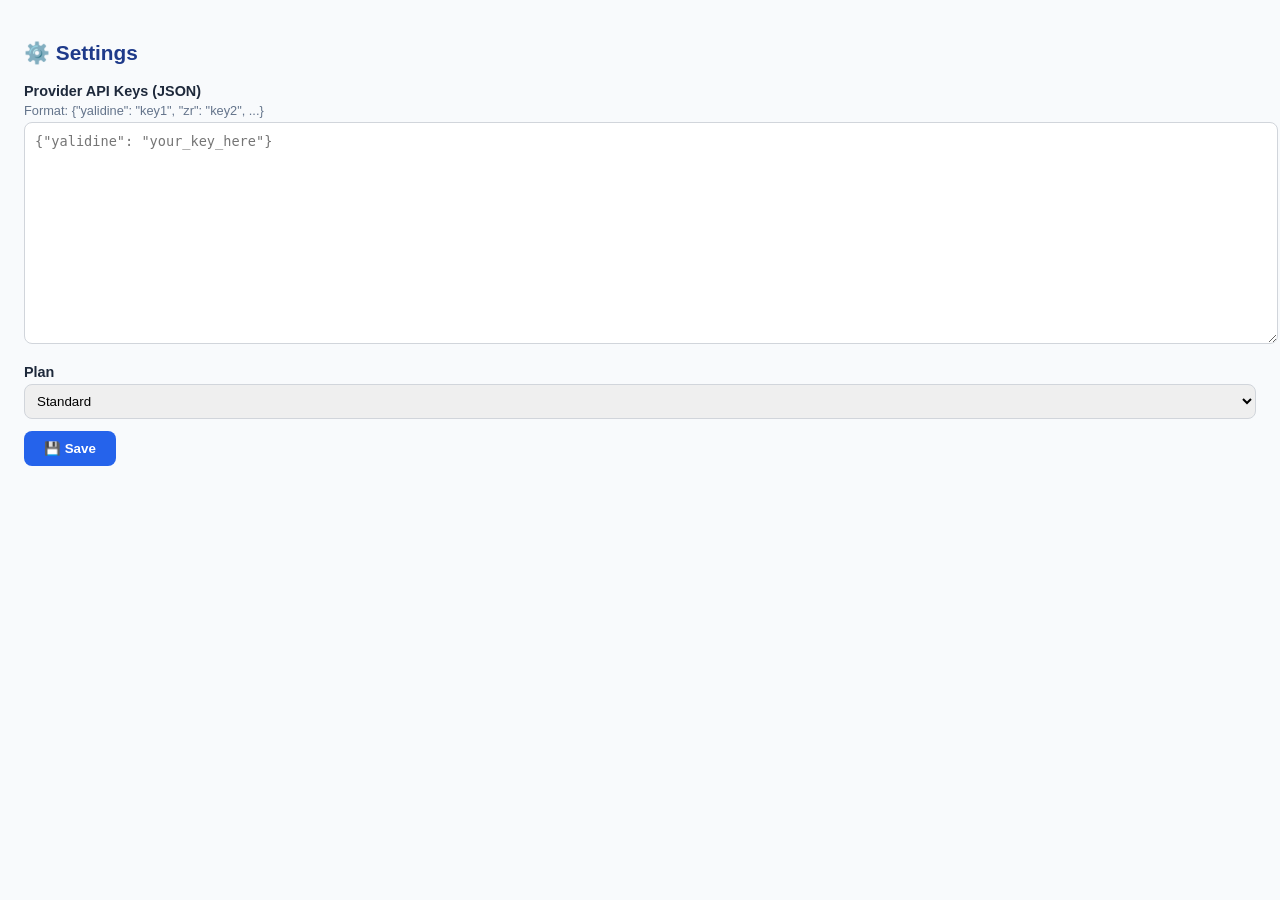
<file: apps-script/SettingsSidebar.html>
<!DOCTYPE html>
<html>
<head>
  <base target="_top">
  <style>
    body { font-family: Arial, sans-serif; padding: 16px; background: #f8fafc; }
    h2 { color: #1e3a8a; font-size: 1.3rem; }
    label { display: block; margin: 16px 0 4px; font-weight: 600; font-size: .9rem; color: #1e293b; }
    textarea { width: 100%; height: 200px; border: 1px solid #d1d5db; border-radius: 8px; padding: 10px; font-family: monospace; font-size: .85rem; }
    button { background: #2563eb; color: white; border: none; padding: 10px 20px; border-radius: 8px; cursor: pointer; font-weight: 600; margin-top: 12px; }
    button:hover { background: #1e40af; }
    .note { font-size: .8rem; color: #64748b; margin: 4px 0; }
  </style>
</head>
<body>
  <h2>⚙️ Settings</h2>

  <label>Provider API Keys (JSON)</label>
  <div class="note">Format: {"yalidine": "key1", "zr": "key2", ...}</div>
  <textarea id="apiKeys" placeholder='{"yalidine": "your_key_here"}'></textarea>

  <label>Plan</label>
  <select id="planSelect" style="width:100%;padding:8px;border-radius:8px;border:1px solid #d1d5db;">
    <option value="standard">Standard</option>
    <option value="advanced">Advanced</option>
  </select>

  <button onclick="save()">💾 Save</button>
  <div id="msg" style="margin-top:12px;font-size:.9rem;"></div>

  <script>
    function load() {
      google.script.run.withSuccessHandler(function(data) {
        document.getElementById('apiKeys').value = data.keys;
        document.getElementById('planSelect').value = data.plan;
      }).withFailureHandler(function(e) {
        document.getElementById('msg').textContent = 'Error loading settings';
      }).getSettings();
    }

    function save() {
      var keys = document.getElementById('apiKeys').value;
      var plan = document.getElementById('planSelect').value;
      google.script.run.withSuccessHandler(function() {
        document.getElementById('msg').textContent = '✅ Saved successfully';
      }).withFailureHandler(function(e) {
        document.getElementById('msg').textContent = '❌ Error: ' + e.message;
      }).saveSettings(keys, plan);
    }

    load();
  </script>
</body>
</html>
</file>
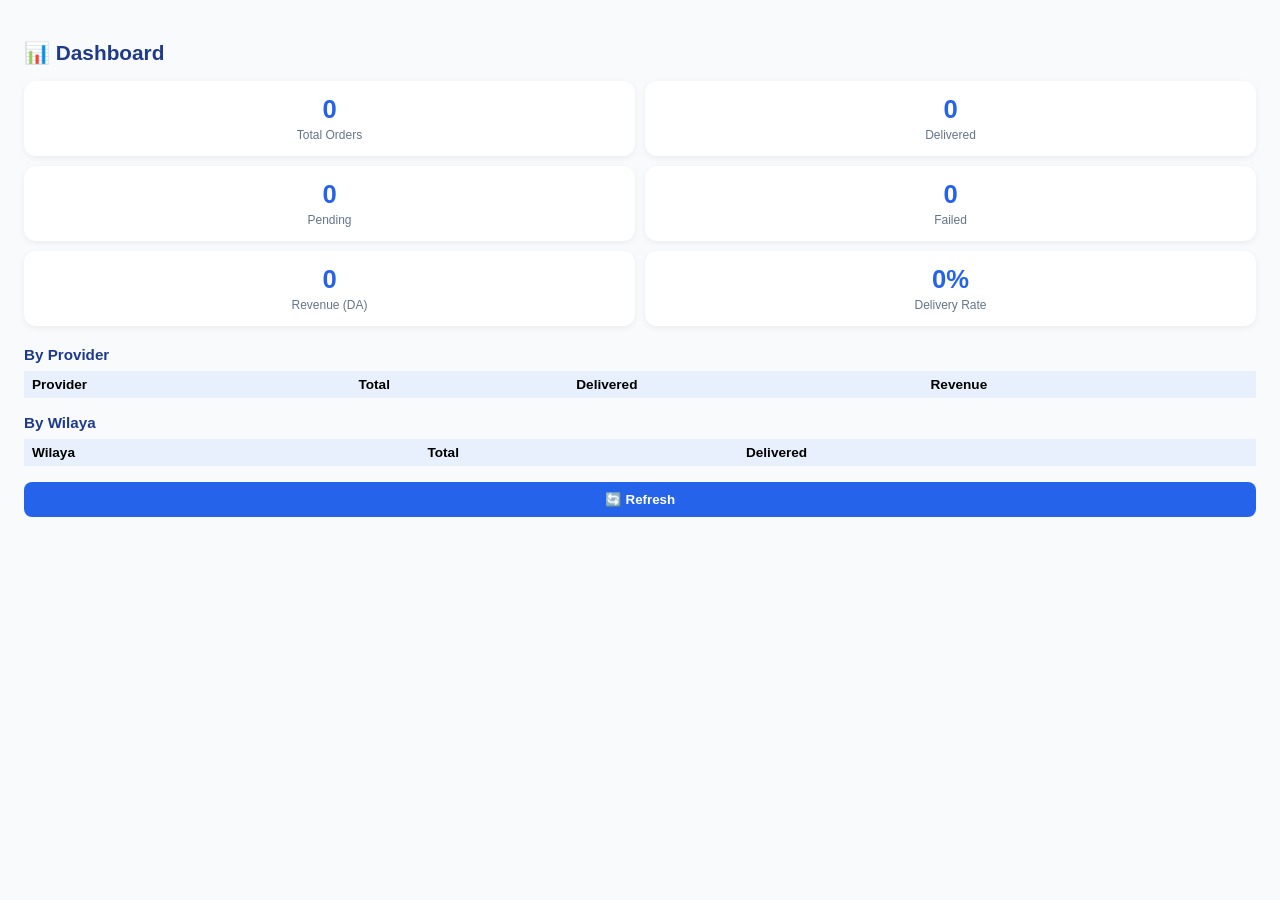
<file: apps-script/StatsSidebar.html>
<!DOCTYPE html>
<html>
<head>
  <base target="_top">
  <style>
    body { font-family: Arial, sans-serif; padding: 16px; background: #f8fafc; }
    h2 { color: #1e3a8a; font-size: 1.3rem; margin-bottom: 16px; }
    .stat-grid { display: grid; grid-template-columns: 1fr 1fr; gap: 10px; margin-bottom: 20px; }
    .stat-card { background: white; border-radius: 12px; padding: 14px; box-shadow: 0 2px 6px rgba(0,0,0,.06); text-align: center; }
    .stat-card .num { font-size: 1.6rem; font-weight: 700; color: #2563eb; }
    .stat-card .label { font-size: .75rem; color: #64748b; margin-top: 4px; }
    .section-title { color: #1e3a8a; font-weight: 600; margin: 16px 0 8px; font-size: .95rem; }
    table { width: 100%; border-collapse: collapse; font-size: .85rem; margin-bottom: 16px; }
    th { background: #e8f0fe; text-align: left; padding: 6px 8px; }
    td { padding: 6px 8px; border-bottom: 1px solid #e5e7eb; }
    .refresh-btn { background: #2563eb; color: white; border: none; padding: 10px 20px; border-radius: 8px; cursor: pointer; font-weight: 600; width: 100%; }
    .refresh-btn:hover { background: #1e40af; }
  </style>
</head>
<body>
  <h2>📊 Dashboard</h2>
  <div id="stats" class="stat-grid">
    <div class="stat-card"><div class="num" id="total">0</div><div class="label">Total Orders</div></div>
    <div class="stat-card"><div class="num" id="delivered">0</div><div class="label">Delivered</div></div>
    <div class="stat-card"><div class="num" id="pending">0</div><div class="label">Pending</div></div>
    <div class="stat-card"><div class="num" id="failed">0</div><div class="label">Failed</div></div>
    <div class="stat-card"><div class="num" id="revenue">0</div><div class="label">Revenue (DA)</div></div>
    <div class="stat-card"><div class="num" id="rate">0%</div><div class="label">Delivery Rate</div></div>
  </div>

  <div class="section-title">By Provider</div>
  <table id="provider-table"><tr><th>Provider</th><th>Total</th><th>Delivered</th><th>Revenue</th></tr></table>

  <div class="section-title">By Wilaya</div>
  <table id="wilaya-table"><tr><th>Wilaya</th><th>Total</th><th>Delivered</th></tr></table>

  <button class="refresh-btn" onclick="loadStats()">🔄 Refresh</button>

  <script>
    function loadStats() {
      google.script.run.withSuccessHandler(function(json) {
        var s = JSON.parse(json);
        document.getElementById('total').textContent = s.total;
        document.getElementById('delivered').textContent = s.delivered;
        document.getElementById('pending').textContent = s.pending;
        document.getElementById('failed').textContent = s.failed;
        document.getElementById('revenue').textContent = s.totalRevenue.toLocaleString();
        document.getElementById('rate').textContent = s.deliveryRate + '%';

        var pt = document.getElementById('provider-table');
        pt.innerHTML = '<tr><th>Provider</th><th>Total</th><th>Delivered</th><th>Revenue</th></tr>';
        for (var p in s.byProvider) {
          var pr = s.byProvider[p];
          pt.innerHTML += '<tr><td>' + p + '</td><td>' + pr.total + '</td><td>' + pr.delivered + '</td><td>' + pr.revenue.toLocaleString() + '</td></tr>';
        }

        var wt = document.getElementById('wilaya-table');
        wt.innerHTML = '<tr><th>Wilaya</th><th>Total</th><th>Delivered</th></tr>';
        for (var w in s.byWilaya) {
          var wr = s.byWilaya[w];
          wt.innerHTML += '<tr><td>' + w + '</td><td>' + wr.total + '</td><td>' + wr.delivered + '</td></tr>';
        }
      }).getStatsJSON();
    }
    loadStats();
  </script>
</body>
</html>
</file>
<file: styles.css>
:root {
  --primary-dark: #0f2e67;
  --primary: #1e3a8a;
  --primary-light: #2563eb;
  --primary-hover: #1e40af;
  --bg: #f7f9fc;
  --bg-card: #ffffff;
  --text-dark: #1e293b;
  --text-muted: #475569;
  --text-light: #64748b;
  --border: #e5e7eb;
  --radius: 20px;
  --radius-sm: 8px;
  --shadow: 0 4px 10px rgba(0, 0, 0, 0.1);
  --shadow-lg: 0 10px 25px rgba(0, 0, 0, 0.08);
  --font: 'Segoe UI', 'Arial', sans-serif;
}

*, *::before, *::after {
  margin: 0;
  padding: 0;
  box-sizing: border-box;
}

html {
  scroll-behavior: smooth;
  scroll-padding-top: 90px;
}

body {
  font-family: var(--font);
  background: var(--bg);
  padding-top: 80px;
  color: var(--text-dark);
  line-height: 1.5;
}

/* ─── NAVBAR ─── */
.navbar {
  position: fixed;
  inset: 10px 20px auto;
  display: flex;
  align-items: center;
  justify-content: space-between;
  background: var(--bg-card);
  padding: 12px 40px;
  border-radius: 15px;
  box-shadow: var(--shadow);
  z-index: 1000;
}

.logo {
  display: flex;
  align-items: center;
  gap: 10px;
  font-size: 1.4rem;
  font-weight: 700;
  color: var(--primary);
  text-decoration: none;
}

.logo-img {
  width: 36px;
  height: 36px;
  object-fit: contain;
}

.nav-center {
  display: flex;
  align-items: center;
  gap: 16px;
}

.nav-center a {
  text-decoration: none;
  color: var(--primary);
  font-weight: 500;
  padding: 8px 16px;
  border-radius: var(--radius-sm);
  transition: background .3s, color .3s;
}

.nav-center a:hover {
  background: var(--primary);
  color: #fff;
}

.nav-right {
  display: flex;
  align-items: center;
  gap: 12px;
}

.contact-link {
  text-decoration: none;
  color: var(--primary);
  font-weight: 500;
  padding: 8px 16px;
  border-radius: var(--radius-sm);
  transition: background .3s, color .3s;
}

.contact-link:hover {
  background: var(--primary);
  color: #fff;
}

/* ─── LANGUAGE TOGGLE ─── */
.lang-toggle {
  display: flex;
  gap: 4px;
  background: var(--bg);
  border-radius: var(--radius-sm);
  padding: 3px;
}

.lang-btn {
  background: none;
  border: none;
  padding: 4px 10px;
  border-radius: 6px;
  font-size: .8rem;
  font-weight: 600;
  cursor: pointer;
  color: var(--text-muted);
  transition: background .2s, color .2s;
}

.lang-btn.active {
  background: var(--primary-light);
  color: #fff;
}

.lang-btn:hover:not(.active) {
  color: var(--primary);
}

/* ─── BUTTONS ─── */
.btn {
  display: inline-block;
  background: var(--primary-light);
  color: #fff;
  border: none;
  padding: 12px 24px;
  border-radius: var(--radius-sm);
  font-size: 1rem;
  font-weight: 600;
  cursor: pointer;
  text-decoration: none;
  transition: background .3s, transform .2s;
}

.btn:hover {
  background: var(--primary-hover);
  transform: scale(1.04);
}

.btn--white {
  background: #fff;
  color: var(--primary-light);
}

.btn--white:hover {
  background: #e0e7ff;
}

/* ─── HERO ─── */
.hero {
  position: relative;
  background: var(--primary-light);
  color: #fff;
  padding: 120px 20px;
  text-align: center;
  overflow: hidden;
}

.hero-content {
  max-width: 800px;
  margin: 0 auto;
  position: relative;
  z-index: 2;
}

.hero h1 {
  font-size: clamp(1.6rem, 4vw, 2.4rem);
  margin-bottom: 20px;
  line-height: 1.3;
}

.hero p {
  font-size: 1.1rem;
  margin-bottom: 30px;
  opacity: .95;
}

/* Floating bubbles */
.bubble {
  position: absolute;
  background: rgba(255, 255, 255, .15);
  color: #fff;
  font-size: 1.1rem;
  font-weight: 700;
  padding: 18px 32px;
  border-radius: 50px;
  backdrop-filter: blur(6px);
  box-shadow: 0 0 20px rgba(255, 255, 255, .2);
  animation: float 8s infinite ease-in-out;
  z-index: 1;
  user-select: none;
}

.bubble--easy    { top: 30%; left: 8%;  animation-delay: 0s; }
.bubble--tracking { top: 60%; right: 12%; animation-delay: 2s; }
.bubble--faster  { top: 38%; left: 72%; animation-delay: 4s; }

@keyframes float {
  0%, 100% { transform: translateY(0); }
  50%      { transform: translateY(-25px); }
}

/* ─── LOGO STRIP ─── */
.logo-section {
  text-align: center;
  padding: 70px 20px;
  background: var(--bg);
}

.logo-section h2 {
  color: var(--text-light);
  font-size: 1rem;
  font-weight: 500;
  margin-bottom: 36px;
  text-transform: uppercase;
  letter-spacing: 1px;
}

.logo-strip {
  overflow: hidden;
  width: 100%;
  background: var(--bg-card);
  border-block: 1px solid var(--border);
  padding: 18px 0;
}

.logo-track {
  display: inline-flex;
  gap: 60px;
  animation: scroll 50s linear infinite;
  width: max-content;
}

@keyframes scroll {
  from { transform: translateX(0); }
  to   { transform: translateX(-50%); }
}

.logo-track img {
  height: 44px;
  opacity: .85;
  transition: transform .3s, opacity .3s;
}

.logo-track img:hover {
  transform: scale(1.1);
  opacity: 1;
}

/* ─── FEATURES ─── */
.features {
  display: flex;
  justify-content: center;
  gap: 40px;
  padding: 80px 20px;
  background: var(--bg-card);
  flex-wrap: wrap;
}

.feature {
  flex: 1 1 280px;
  max-width: 320px;
  background: var(--bg);
  border-radius: var(--radius);
  box-shadow: 0 4px 12px rgba(0, 0, 0, .06);
  text-align: center;
  padding: 40px 24px;
  opacity: 0;
  transform: translateY(30px);
  transition: opacity .8s ease, transform .8s ease, box-shadow .3s, translate .3s;
}

.feature.visible {
  opacity: 1;
  transform: translateY(0);
}

.feature:hover {
  translate: 0 -8px;
  box-shadow: 0 8px 20px rgba(0, 0, 0, .1);
}

.feature-icon {
  font-size: 50px;
  margin-bottom: 16px;
}

.feature h3 {
  color: var(--primary);
  font-size: 1.2rem;
  margin-bottom: 8px;
}

.feature p {
  color: var(--text-muted);
  font-size: .95rem;
  line-height: 1.4;
}

/* ─── PRICING ─── */
.pricing-section {
  background: var(--bg);
  padding: 80px 20px;
  text-align: center;
}

.pricing-title {
  font-size: clamp(1.8rem, 3vw, 2.4rem);
  color: var(--primary);
  margin-bottom: 60px;
  font-weight: 700;
}

.pricing-container {
  display: flex;
  justify-content: center;
  gap: 50px;
  flex-wrap: wrap;
}

.pricing-card {
  background: var(--bg-card);
  border-radius: var(--radius);
  padding: 50px 36px;
  width: 360px;
  min-height: 580px;
  box-shadow: var(--shadow-lg);
  display: flex;
  flex-direction: column;
  justify-content: space-between;
  transition: translate .3s, box-shadow .3s;
}

.pricing-card:hover {
  translate: 0 -10px;
  box-shadow: 0 15px 35px rgba(0, 0, 0, .15);
}

.pricing-card h3 {
  font-size: 1.6rem;
  color: var(--primary);
}

.price {
  font-size: 1.5rem;
  color: var(--primary-light);
  font-weight: 700;
  margin: 20px 0;
}

.pricing-card ul {
  list-style: none;
  text-align: start;
  margin: 16px 0;
  flex-grow: 1;
}

.pricing-card li {
  font-size: .95rem;
  margin-bottom: 12px;
  color: var(--text-dark);
  font-weight: 500;
}

.available::before   { content: "✔ "; color: #000; font-weight: 700; }
.unavailable::before { content: "✖ "; color: #000; font-weight: 700; opacity: .5; }
.unavailable         { opacity: .65; }

/* ─── RTL ─── */
[dir="rtl"] .nav-center {
  order: -1;
}

[dir="rtl"] .bubble--easy    { left: auto; right: 8%; }
[dir="rtl"] .bubble--tracking { right: auto; left: 12%; }
[dir="rtl"] .bubble--faster  { left: auto; right: 72%; }

[dir="rtl"] .pricing-card ul {
  text-align: start;
}

/* ─── FOOTER ─── */
.footer {
  background: var(--primary-dark);
  color: #fff;
  text-align: center;
  padding: 40px 20px;
  margin-top: 60px;
}

.footer-socials {
  display: flex;
  justify-content: center;
  gap: 20px;
  margin-bottom: 20px;
}

.footer-socials img {
  width: 26px;
  height: 26px;
  filter: brightness(0) invert(1);
  transition: transform .3s, opacity .3s;
}

.footer-socials img:hover {
  transform: scale(1.15);
  opacity: .8;
}

.footer-links {
  margin-bottom: 16px;
}

.footer-link {
  color: #cfd9ff;
  text-decoration: none;
  font-size: .95rem;
}

.footer-link:hover {
  text-decoration: underline;
}

.separator {
  margin: 0 8px;
  opacity: .6;
}

.footer-copy {
  font-size: .85rem;
  opacity: .75;
}

/* ─── RESPONSIVE ─── */
@media (max-width: 768px) {
  body { padding-top: 70px; }

  .navbar {
    padding: 10px 16px;
    margin: 6px 10px;
    flex-wrap: wrap;
    gap: 8px;
  }

  .nav-center {
    order: 3;
    width: 100%;
    justify-content: center;
  }

  .nav-center a,
  .contact-link { font-size: .85rem; padding: 6px 10px; }

  .hero { padding: 80px 16px; }
  .hero h1 { font-size: 1.4rem; }

  .bubble { display: none; }

  .logo-track { gap: 36px; }
  .logo-track img { height: 32px; }

  .pricing-card { width: 100%; max-width: 400px; min-height: auto; padding: 36px 24px; }
}

@media (max-width: 480px) {
  .navbar { padding: 8px 12px; }

  .logo { font-size: 1rem; }
  .logo-img { width: 28px; height: 28px; }

  .nav-center a,
  .contact-link { font-size: .8rem; padding: 5px 8px; }

  .lang-btn { font-size: .7rem; padding: 3px 7px; }
}

/* ─── PRIVACY & TERMS PAGES ─── */
.page-content {
  max-width: 880px;
  margin: 0 auto;
  background: var(--bg-card);
  border-radius: var(--radius);
  padding: 40px 36px;
  box-shadow: var(--shadow-lg);
}

.page-header {
  text-align: center;
  margin-bottom: 40px;
}

.page-header h1 {
  color: var(--primary);
  font-size: 2.2rem;
  margin-bottom: 8px;
}

.page-header p {
  color: var(--text-muted);
  font-size: 1rem;
}

.page-content h2 {
  color: var(--primary-light);
  margin-block: 28px 12px;
  font-size: 1.4rem;
}

.page-content p,
.page-content li {
  line-height: 1.7;
  margin-bottom: 14px;
  font-size: 1rem;
}

.page-content ul {
  list-style: disc inside;
  margin-inline-start: 20px;
}
</file>
